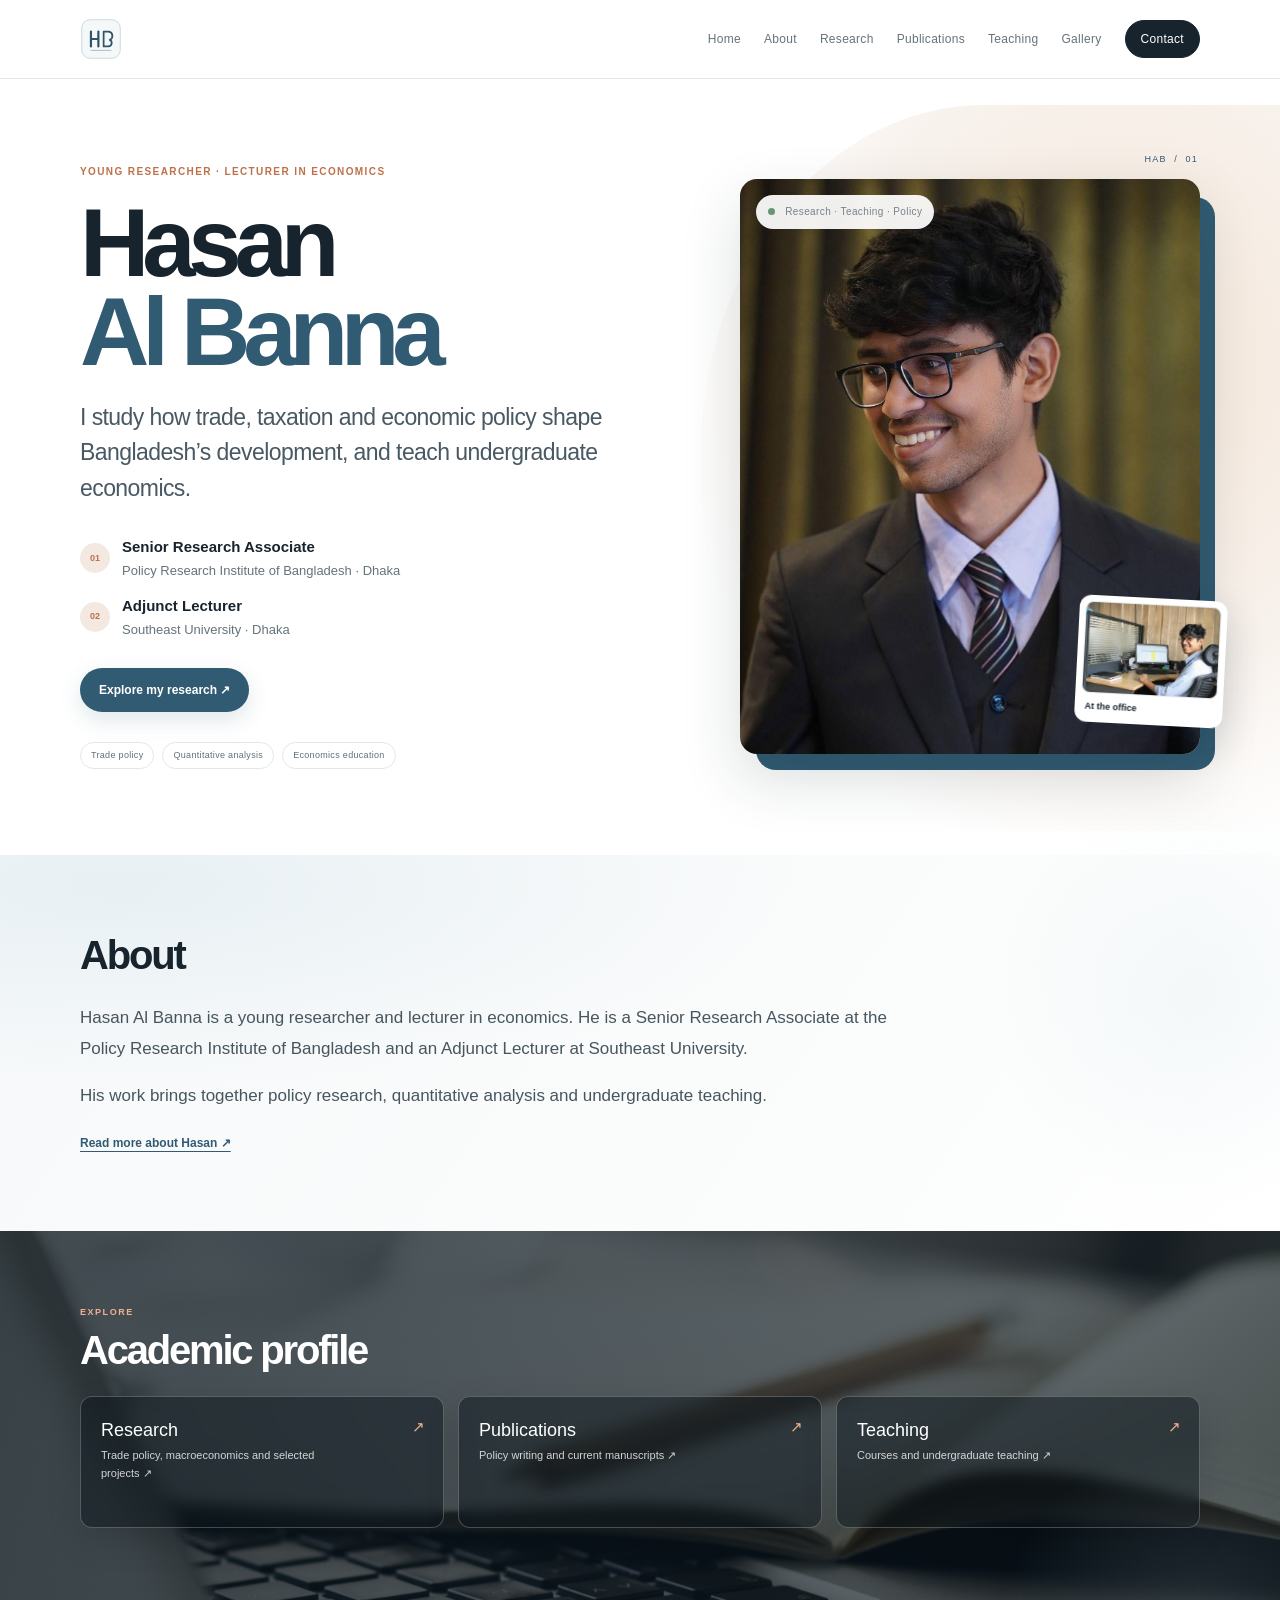
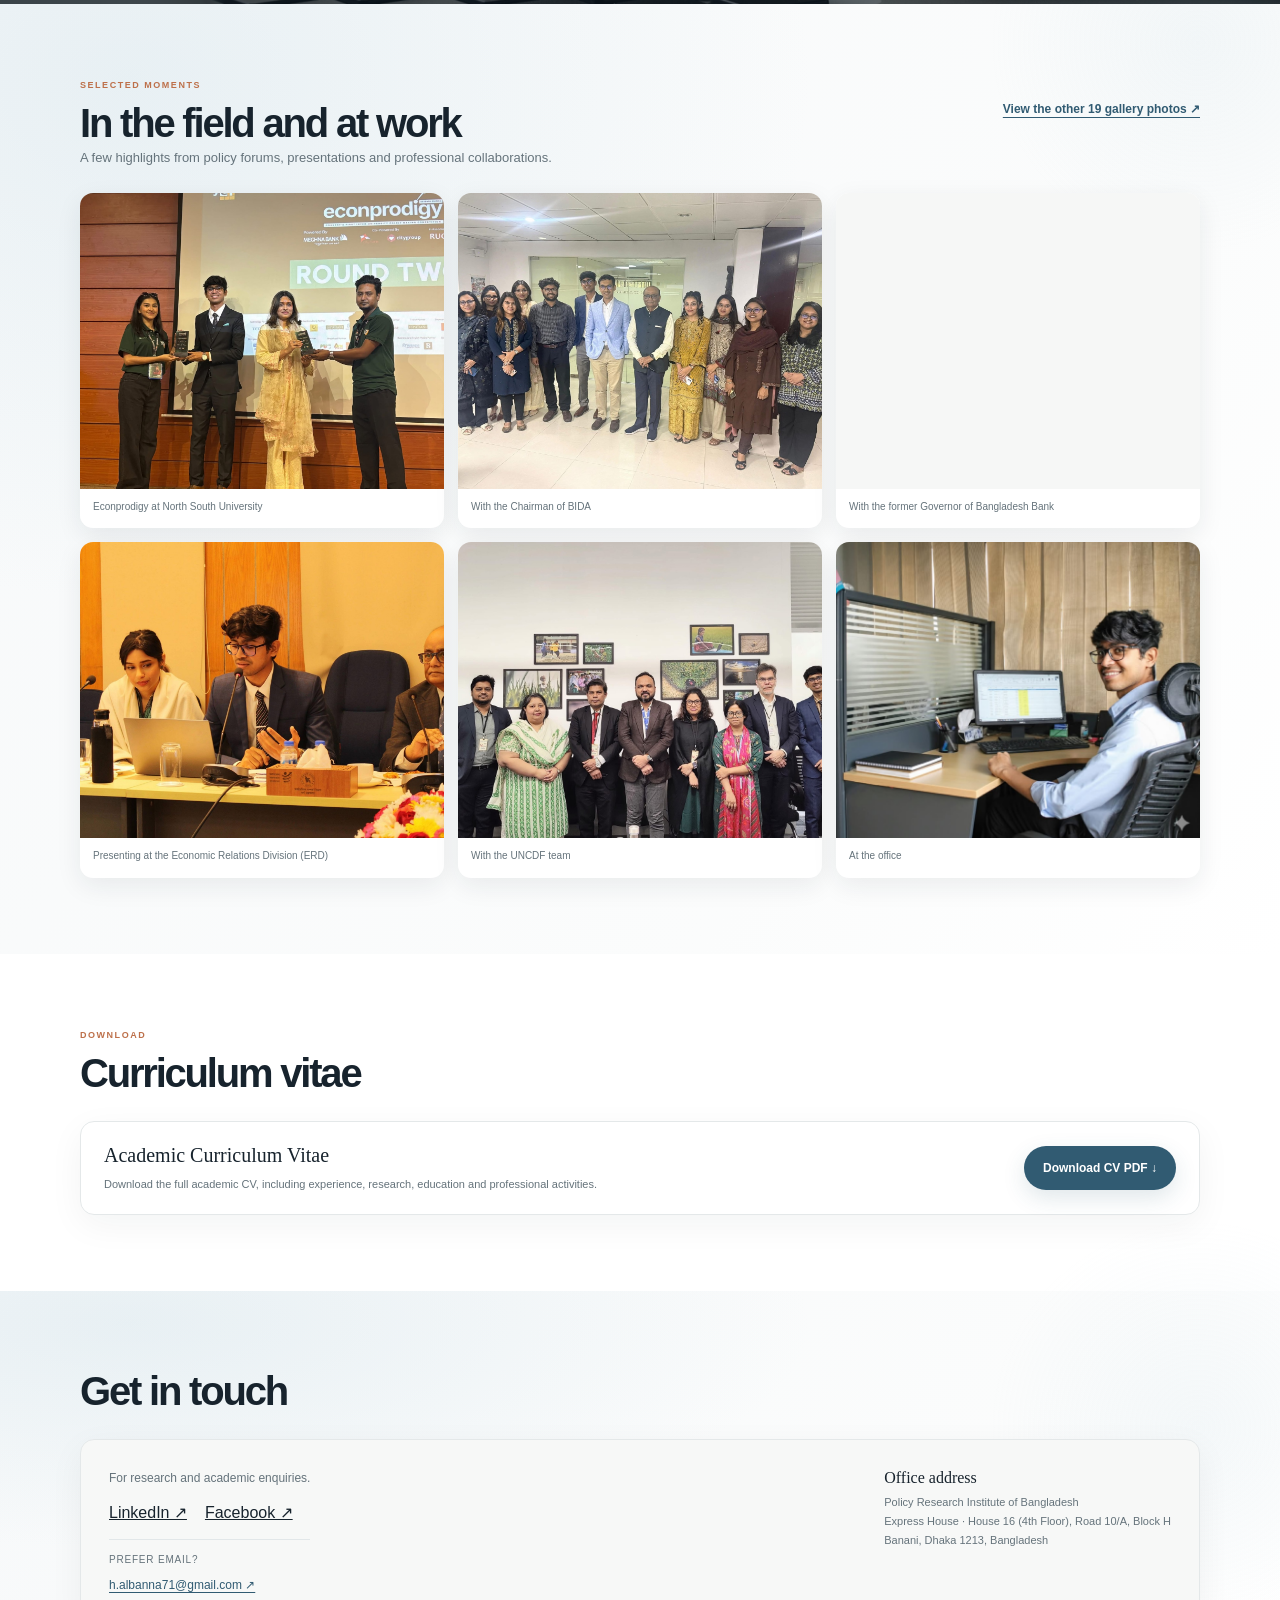
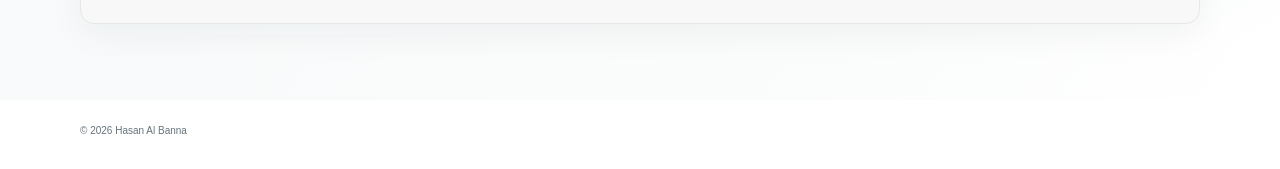
<file: index.html>
<!doctype html>
<html lang="en">
<head>
  <meta charset="utf-8">
  <meta name="viewport" content="width=device-width, initial-scale=1">
  <meta name="theme-color" content="#ffffff">
  <meta name="description" content="Hasan Al Banna is a young researcher and lecturer in economics, a Senior Research Associate at the Policy Research Institute of Bangladesh and an Adjunct Lecturer at Southeast University.">
  <title>Hasan Al Banna | Young Researcher &amp; Lecturer in Economics</title>
  <style>:root{--ink:#172630;--muted:#5d6a72;--blue:#2f5368;--line:#e0e6e9;--soft:#f4f7f8;--serif:Georgia,'Times New Roman',serif;--sans:Arial,Helvetica,sans-serif}
    *{box-sizing:border-box}html{scroll-behavior:smooth;scroll-padding-top:86px}body{margin:0;background:#fff;color:var(--ink);font:16px/1.7 var(--sans)}a{color:inherit}a:focus-visible{outline:3px solid #8eb3c9;outline-offset:4px}.wrap{width:min(1120px,calc(100% - 48px));margin:auto}
    .header{position:sticky;top:0;z-index:5;background:rgba(255,255,255,.97);border-bottom:1px solid var(--line)}.nav{min-height:72px;display:flex;align-items:center;justify-content:space-between;gap:26px}.brand{display:inline-flex;align-items:center;justify-content:center;width:38px;height:38px;border:1px solid #c9d4da;border-radius:3px;font:700 11px/1 var(--sans);letter-spacing:.09em;color:var(--blue);text-decoration:none;white-space:nowrap}.navlinks{display:flex;align-items:center;gap:23px}.navlinks a{font-size:12px;text-decoration:none;color:var(--muted)}.navlinks a:hover{color:var(--blue)}.navlinks .contact{border:1px solid #c9d4da;padding:7px 12px;color:var(--ink)}
    .hero{display:grid;grid-template-columns:1.15fr .75fr;gap:78px;align-items:center;padding:78px 0 68px;border-bottom:1px solid var(--line)}.eyebrow,.section-no{font-size:10px;font-weight:700;letter-spacing:.16em;text-transform:uppercase;color:var(--blue)}h1,h2,h3,p{margin-top:0}h1{font:normal clamp(54px,6.8vw,82px)/1 var(--serif);letter-spacing:-.055em;margin:17px 0 20px}h1 span{display:block;color:var(--blue)}.lead{max-width:590px;color:#46545d;font:normal 21px/1.55 var(--serif)}.role{margin-top:25px;border-top:1px solid var(--line);padding-top:15px;color:var(--muted);font-size:13px}.role strong{display:block;color:var(--ink);font-size:15px;font-weight:600}.actions{display:flex;gap:20px;align-items:center;margin-top:26px}.button{display:inline-block;background:var(--ink);color:#fff;text-decoration:none;padding:10px 15px;font-size:12px}.button.secondary{background:#fff;color:var(--ink);border:1px solid #c9d4da}.plain-link{color:var(--blue);font-size:12px;text-decoration-thickness:1px;text-underline-offset:4px}.portrait{margin:0}.portrait img{display:block;width:100%;aspect-ratio:1/1;object-fit:cover;object-position:center 27%;background:var(--soft);border:1px solid var(--line);border-radius:50%}.portrait figcaption{padding-top:8px;color:#77838a;font-size:10px}
    .section{padding:68px 0;border-bottom:1px solid var(--line)}.section-layout{display:grid;grid-template-columns:190px 1fr;gap:70px}.section-title{font:normal 29px/1.2 var(--serif);letter-spacing:-.03em}.section-no{display:block;margin-bottom:8px}.copy{max-width:790px}.copy p{font:normal 18px/1.7 var(--serif);color:#394851}.copy p.small{font:12px/1.8 var(--sans);color:var(--muted)}.subhead{font:normal 21px/1.3 var(--serif);margin:25px 0 12px}.timeline{border-top:1px solid var(--line);margin-top:20px}.timeline-row{display:grid;grid-template-columns:1fr 140px;gap:20px;padding:15px 0;border-bottom:1px solid var(--line)}.timeline-row strong{display:block;font:normal 17px/1.35 var(--serif)}.timeline-row small{display:block;color:var(--muted);font-size:11px;margin-top:4px}.date{text-align:right;color:var(--muted);font-size:10px;letter-spacing:.04em;padding-top:2px}.research-list{margin:10px 0 0;border-top:1px solid var(--line)}.research-row{display:grid;grid-template-columns:210px 1fr;gap:25px;padding:16px 0;border-bottom:1px solid var(--line)}.research-row h3{font:normal 19px/1.35 var(--serif);margin:0}.research-row p{font:12px/1.65 var(--sans);color:var(--muted);margin:0}
    .project-list{display:grid;grid-template-columns:1fr 1fr;gap:0 30px;border-top:1px solid var(--line)}.project{padding:17px 0;border-bottom:1px solid var(--line)}.project h3{font:normal 17px/1.35 var(--serif);margin:0 0 5px}.project p{font:11px/1.65 var(--sans);color:var(--muted);margin:0}.publication{padding:19px 0;border-top:1px solid var(--line);display:grid;grid-template-columns:1fr 125px;gap:22px;align-items:start}.publication:last-of-type{border-bottom:1px solid var(--line)}.publication h3{font:normal 20px/1.35 var(--serif);margin:0 0 5px}.publication p{font-size:11px;color:var(--muted);margin:0 0 6px}.pub-meta{text-align:right;text-transform:uppercase;letter-spacing:.08em;font-size:9px!important}.publication a{font-size:11px;color:var(--blue);text-underline-offset:3px}.status{font-size:9px;text-transform:uppercase;letter-spacing:.1em;color:var(--blue);font-weight:bold}.callout{padding:16px 19px;margin-top:21px;background:var(--soft);border-left:2px solid #9db7c7;color:#4c5a62;font-size:12px}
    .teaching-note{padding:17px 20px;background:var(--soft);border-left:2px solid #9db7c7;font:normal 17px/1.5 var(--serif);color:#354650}.teaching-highlight{margin-top:17px;padding:11px 14px;border-left:2px solid #9db7c7;background:var(--soft);color:#46545d;font-size:12px;line-height:1.55}.teaching-highlight strong{color:var(--ink)}.gallery-intro{max-width:650px}.gallery-grid{display:grid;grid-template-columns:repeat(4,minmax(0,1fr));gap:14px;margin-top:24px}.gallery-card{margin:0;overflow:hidden;background:#fff;border:1px solid var(--line)}.gallery-card a{display:block;overflow:hidden;background:var(--soft)}.gallery-card img{display:block;width:100%;aspect-ratio:4/3;object-fit:cover;transition:transform .35s ease}.gallery-card a:hover img{transform:scale(1.035)}.gallery-card figcaption{padding:9px 11px 11px;color:var(--muted);font-size:10px;line-height:1.45}.gallery-card:nth-child(5n+2) img,.gallery-card:nth-child(5n+4) img{aspect-ratio:1/1}.gallery-card:nth-child(8n+1),.gallery-card:nth-child(8n+6){grid-column:span 2}.gallery-card:nth-child(8n+1) img,.gallery-card:nth-child(8n+6) img{aspect-ratio:2/1}.cv-box{border:1px solid var(--line);padding:21px 23px;display:flex;justify-content:space-between;gap:20px;align-items:center}.cv-box strong{font:normal 20px var(--serif)}.cv-box p{font-size:11px;color:var(--muted);margin:5px 0 0}.contact-box{padding:25px;background:var(--soft);display:flex;justify-content:space-between;align-items:center;gap:25px}.contact-box h3{font:normal 25px var(--serif);margin:0 0 5px}.contact-box p{font-size:12px;color:var(--muted);margin:0}.contact-links{display:flex;flex-direction:column;gap:5px}.contact-links a{font-size:12px;color:var(--blue);text-underline-offset:3px}.footer{padding:22px 0 30px;display:flex;justify-content:space-between;gap:20px;color:var(--muted);font-size:10px}.footer a{color:var(--blue)}
    .gallery-heading{display:flex;justify-content:space-between;align-items:end;gap:24px}.gallery-more{white-space:nowrap;margin-bottom:8px}.featured-gallery{grid-template-columns:repeat(3,minmax(0,1fr))}.featured-gallery .gallery-card img{aspect-ratio:4/3}.featured-gallery .gallery-card:nth-child(8n+1),.featured-gallery .gallery-card:nth-child(8n+6){grid-column:auto}.feature-links{display:grid;grid-template-columns:repeat(3,minmax(0,1fr));gap:12px;margin-top:20px}.feature-link{padding:16px;border:1px solid var(--line);text-decoration:none}.feature-link strong{display:block;font:normal 18px/1.3 var(--serif);margin-bottom:5px}.feature-link span{display:block;color:var(--muted);font-size:11px}.social-links{display:flex;gap:18px;margin-top:10px}.gallery-page .gallery-grid{margin-top:25px}.gallery-page .gallery-card:nth-child(8n+1),.gallery-page .gallery-card:nth-child(8n+6){grid-column:span 2}.gallery-page .gallery-lead{max-width:660px}
    @media(max-width:820px){.nav{align-items:flex-start;flex-direction:column;padding:15px 0;gap:11px}.navlinks{max-width:100%;overflow:auto;gap:18px;padding-bottom:4px}.navlinks a{white-space:nowrap}.hero{grid-template-columns:1fr .78fr;gap:35px;padding:55px 0}.section-layout{grid-template-columns:150px 1fr;gap:38px}.research-row{grid-template-columns:165px 1fr}.gallery-grid{grid-template-columns:repeat(3,minmax(0,1fr))}}
    @media(max-width:600px){.wrap{width:calc(100% - 36px)}.hero{grid-template-columns:1fr;gap:24px;padding:42px 0}.hero .portrait{grid-row:1;max-width:360px}.portrait img{aspect-ratio:1/1;object-position:center 26%}.hero-copy{grid-row:2}h1{font-size:56px}.lead{font-size:19px}.section{padding:51px 0}.section-layout{grid-template-columns:1fr;gap:14px}.section-title{font-size:25px}.copy p{font-size:17px}.research-row{grid-template-columns:1fr;gap:4px}.project-list{grid-template-columns:1fr}.publication{grid-template-columns:1fr;gap:5px}.pub-meta{text-align:left;grid-row:1}.timeline-row{grid-template-columns:1fr 105px;gap:12px}.gallery-grid{grid-template-columns:repeat(2,minmax(0,1fr));gap:9px}.feature-links{grid-template-columns:1fr 1fr}.featured-gallery{grid-template-columns:repeat(2,minmax(0,1fr))}.gallery-card:nth-child(8n+1),.gallery-card:nth-child(8n+6){grid-column:span 2}.gallery-card:nth-child(8n+1) img,.gallery-card:nth-child(8n+6) img{aspect-ratio:1.5/1}.gallery-card figcaption{padding:8px;font-size:9px}.cv-box,.contact-box{align-items:flex-start;flex-direction:column;padding:19px}.contact-links{gap:7px}.footer{flex-direction:column;gap:5px}}
    @media(prefers-reduced-motion:reduce){html{scroll-behavior:auto}}
    .section-title{margin:0}
    .navlinks a[aria-current="page"]{color:var(--ink);position:relative}
    .navlinks a[aria-current="page"]::after{content:"";position:absolute;left:0;right:0;bottom:-8px;height:1px;background:var(--blue)}
    .feature-link,.gallery-card,.button{transition:transform .24s ease,box-shadow .24s ease,border-color .24s ease}
    .feature-link:hover{transform:translateY(-3px);border-color:#b7c8d2;box-shadow:0 12px 28px rgba(23,38,48,.07)}
    .gallery-card{border-radius:8px;box-shadow:0 5px 16px rgba(23,38,48,.045)}
    .gallery-card:hover{transform:translateY(-3px);box-shadow:0 12px 28px rgba(23,38,48,.11)}
    .button:hover{transform:translateY(-2px);box-shadow:0 7px 16px rgba(23,38,48,.14)}
    .reveal{opacity:0;transform:translateY(14px);transition:opacity .6s ease,transform .6s cubic-bezier(.2,.7,.2,1)}
    .reveal.is-visible{opacity:1;transform:translateY(0)}
    .photo-viewer{width:min(980px,calc(100vw - 28px));max-width:none;max-height:calc(100vh - 28px);padding:0;border:0;border-radius:12px;background:#fff;color:var(--ink);box-shadow:0 24px 80px rgba(0,0,0,.3);overflow:hidden}
    .photo-viewer::backdrop{background:rgba(14,25,33,.78);backdrop-filter:blur(4px)}
    .viewer-top{display:flex;justify-content:space-between;align-items:center;padding:11px 16px;border-bottom:1px solid var(--line);font-size:11px;color:var(--muted)}
    .viewer-button{border:1px solid #d7e0e4;background:#fff;color:var(--ink);border-radius:999px;min-width:38px;min-height:38px;font:inherit;cursor:pointer}
    .viewer-button:hover{background:var(--soft)}
    .viewer-close{padding:0 14px}
    .viewer-stage{position:relative;display:flex;align-items:center;justify-content:center;background:#111a20}
    .viewer-stage img{display:block;width:100%;height:min(72vh,720px);object-fit:contain}
    .viewer-arrow{position:absolute;top:50%;transform:translateY(-50%);background:rgba(255,255,255,.94);font-size:20px}
    .viewer-prev{left:14px}.viewer-next{right:14px}
    .viewer-caption{padding:12px 16px;margin:0;color:var(--muted);font-size:12px}
    @media(prefers-reduced-motion:reduce){.feature-link,.gallery-card,.button,.reveal{transition:none}.reveal{opacity:1;transform:none}}

    .experience-list{border-top:1px solid var(--line);margin-top:20px}.experience-group{border-top:1px solid var(--line);padding:0 0 4px}.experience-heading{display:flex;justify-content:space-between;align-items:baseline;gap:18px;padding:12px 0 4px}.experience-heading strong{font:normal 17px/1.35 var(--serif)}.experience-heading span{font-size:10px;letter-spacing:.04em;text-align:right;color:var(--muted)}.experience-group .timeline-row{padding:12px 0}.office-address{font-style:normal;display:flex;flex-direction:column;gap:2px;color:var(--muted);font-size:11px;line-height:1.55;max-width:300px}.office-address strong{font:normal 16px/1.3 var(--serif);color:var(--ink);margin-bottom:3px}.contact-box{align-items:flex-start}</style><link rel="stylesheet" href="assets/section-flow.css?v=desktop-role-side-glow-v2">
</head>
<body class="home-page"><header class="header"><nav class="nav wrap" aria-label="Main navigation"><a class="brand" href="index.html#home" aria-label="Hasan Al Banna home"><img class="brand-logo" src="assets/hab-logo.svg" alt=""></a><div class="navlinks"><a href="index.html#home">Home</a><a href="about.html">About</a><a href="research.html">Research</a><a href="publications.html">Publications</a><a href="teaching.html">Teaching</a><a href="gallery.html">Gallery</a><a href="cv.html">CV</a><a class="contact" href="index.html#contact">Contact</a></div></nav></header><main><section class="hero wrap" id="home"><div class="hero-copy"><div class="hero-title"><div class="eyebrow">Young researcher · Lecturer in economics</div><h1>Hasan <span>Al Banna</span></h1></div><div class="hero-details"><p class="lead">I study how trade, taxation and economic policy shape Bangladesh’s development, and teach undergraduate economics.</p><div class="role"><div class="role-item"><span class="role-mark">01</span><div><strong>Senior Research Associate</strong><a href="https://pribd.org/" target="_blank" rel="noopener">Policy Research Institute of Bangladesh · Dhaka</a></div></div><div class="role-item"><span class="role-mark">02</span><div><strong>Adjunct Lecturer</strong><span>Southeast University · Dhaka</span></div></div></div><div class="actions"><a class="button" href="research.html">Explore my research <span aria-hidden="true">↗</span></a></div><div class="hero-topics"><span>Trade policy</span><span>Quantitative analysis</span><span>Economics education</span></div></div></div><figure class="portrait hero-portrait"><img src="assets/hasan-al-banna-profile-v2.jpg" alt="Hasan Al Banna at a policy discussion"><figcaption class="portrait-label"><span class="portrait-dot"></span> Research · Teaching · Policy</figcaption><div class="office-card"><img src="assets/gallery/IMG_1976.jpg" alt="Hasan Al Banna at his office desk"><span>At the office</span></div><span class="portrait-index" aria-hidden="true">HAB&nbsp; / &nbsp;01</span></figure></section>
<section class="section" id="about"><div class="wrap section-layout"><h2 class="section-title">About</h2><div class="copy"><p>Hasan Al Banna is a young researcher and lecturer in economics. He is a Senior Research Associate at the Policy Research Institute of Bangladesh and an Adjunct Lecturer at Southeast University.</p><p>His work brings together policy research, quantitative analysis and undergraduate teaching.</p><a class="plain-link" href="about.html">Read more about Hasan ↗</a></div></div></section>
<section class="section profile-showcase"><div class="wrap"><h2 class="section-title"><span class="section-no">Explore</span>Academic profile</h2><div class="feature-links"><a class="feature-link" href="research.html"><strong>Research</strong><span>Trade policy, macroeconomics and selected projects ↗</span></a><a class="feature-link" href="publications.html"><strong>Publications</strong><span>Policy writing and current manuscripts ↗</span></a><a class="feature-link" href="teaching.html"><strong>Teaching</strong><span>Courses and undergraduate teaching ↗</span></a></div></div></section>
<section class="section" id="gallery"><div class="wrap"><div class="gallery-heading"><h2 class="section-title"><span class="section-no">Selected moments</span>In the field and at work</h2><a class="plain-link gallery-more" href="gallery.html">View the other 19 gallery photos ↗</a></div><p class="gallery-intro">A few highlights from policy forums, presentations and professional collaborations.</p><div class="gallery-grid featured-gallery"><figure class="gallery-card"><a href="assets/gallery/IMG_1970.jpg" target="_blank" rel="noopener"><img src="assets/gallery/IMG_1970.jpg" alt="Hasan Al Banna at Econprodigy at North South University" loading="lazy" decoding="async"></a><figcaption>Econprodigy at North South University</figcaption></figure>
<figure class="gallery-card"><a href="assets/gallery/IMG_1967.jpg" target="_blank" rel="noopener"><img src="assets/gallery/IMG_1967.jpg" alt="Hasan Al Banna with the Chairman of BIDA" loading="lazy" decoding="async"></a><figcaption>With the Chairman of BIDA</figcaption></figure>
<figure class="gallery-card"><a href="assets/gallery/IMG_1981.jpg" target="_blank" rel="noopener"><img src="assets/gallery/IMG_1981.jpg" alt="Hasan Al Banna with the former Governor of Bangladesh Bank" loading="lazy" decoding="async"></a><figcaption>With the former Governor of Bangladesh Bank</figcaption></figure>
<figure class="gallery-card"><a href="assets/gallery/IMG_1968.jpg" target="_blank" rel="noopener"><img src="assets/gallery/IMG_1968.jpg" alt="Hasan Al Banna presenting at the Economic Relations Division" loading="lazy" decoding="async"></a><figcaption>Presenting at the Economic Relations Division (ERD)</figcaption></figure>
<figure class="gallery-card"><a href="assets/gallery/IMG_1982.jpg" target="_blank" rel="noopener"><img src="assets/gallery/IMG_1982.jpg" alt="Hasan Al Banna with the UNCDF team" loading="lazy" decoding="async"></a><figcaption>With the UNCDF team</figcaption></figure><figure class="gallery-card"><a href="assets/gallery/IMG_1976.jpg" target="_blank" rel="noopener"><img src="assets/gallery/IMG_1976.jpg" alt="Hasan Al Banna at his office desk" loading="lazy" decoding="async"></a><figcaption>At the office</figcaption></figure></div></div></section>
<section class="section" id="cv"><div class="wrap section-layout"><h2 class="section-title"><span class="section-no">Download</span>Curriculum vitae</h2><div class="cv-box"><div><strong>Academic Curriculum Vitae</strong><p>Download the full academic CV, including experience, research, education and professional activities.</p></div><a class="button" href="assets/Hasan_Al_Banna_CV.pdf" target="_blank" rel="noopener">Download CV PDF ↓</a></div></div></section>
<section class="section" id="contact"><div class="wrap section-layout"><h2 class="section-title">Get in touch</h2><div class="contact-box"><div><p>For research and academic enquiries.</p><div class="social-links"><a href="https://www.linkedin.com/in/albanna71" target="_blank" rel="noopener">LinkedIn ↗</a><a href="https://www.facebook.com/albanna71" target="_blank" rel="noopener">Facebook ↗</a></div><div class="email-contact"><span>Prefer email?</span><a href="mailto:h.albanna71@gmail.com">h.albanna71@gmail.com ↗</a></div></div><address class="office-address"><strong>Office address</strong><span>Policy Research Institute of Bangladesh</span><span>Express House · House 16 (4th Floor), Road 10/A, Block H</span><span>Banani, Dhaka 1213, Bangladesh</span></address></div></div></section></main><footer class="wrap footer"><span>© 2026 Hasan Al Banna</span></footer><dialog class="photo-viewer" id="photo-viewer" aria-label="Photo viewer"><div class="viewer-top"><span class="viewer-count" aria-live="polite">Photo</span><button class="viewer-button viewer-close" type="button" data-viewer-close aria-label="Close photo viewer">Close ×</button></div><div class="viewer-stage"><button class="viewer-button viewer-arrow viewer-prev" type="button" data-viewer-prev aria-label="Previous photo">‹</button><img alt=""><button class="viewer-button viewer-arrow viewer-next" type="button" data-viewer-next aria-label="Next photo">›</button></div><p class="viewer-caption"></p></dialog><script>
(()=>{const dialog=document.getElementById("photo-viewer");if(!dialog)return;const links=[...document.querySelectorAll(".gallery-card a")];if(!links.length)return;const image=dialog.querySelector("img"),caption=dialog.querySelector(".viewer-caption"),count=dialog.querySelector(".viewer-count");let current=0;function show(i){current=(i+links.length)%links.length;const link=links[current],thumb=link.querySelector("img");image.src=link.href;image.alt=thumb?.alt||"";caption.textContent=link.closest("figure")?.querySelector("figcaption")?.textContent||image.alt;count.textContent=(current+1)+" / "+links.length;if(!dialog.open)dialog.showModal()}links.forEach((link,i)=>link.addEventListener("click",event=>{event.preventDefault();show(i)}));dialog.querySelector("[data-viewer-close]").addEventListener("click",()=>dialog.close());dialog.querySelector("[data-viewer-prev]").addEventListener("click",()=>show(current-1));dialog.querySelector("[data-viewer-next]").addEventListener("click",()=>show(current+1));dialog.addEventListener("click",event=>{if(event.target===dialog)dialog.close()});document.addEventListener("keydown",event=>{if(!dialog.open)return;if(event.key==="ArrowRight")show(current+1);if(event.key==="ArrowLeft")show(current-1)});if(!matchMedia("(prefers-reduced-motion: reduce)").matches&&"IntersectionObserver"in window){const items=[...document.querySelectorAll("main .section,main .feature-link,main .gallery-card")];items.forEach(item=>item.classList.add("reveal"));const observer=new IntersectionObserver(entries=>entries.forEach(entry=>{if(entry.isIntersecting){entry.target.classList.add("is-visible");observer.unobserve(entry.target)}}),{threshold:.08,rootMargin:"0px 0px -24px 0px"});items.forEach(item=>observer.observe(item))}})();
</script><script src="assets/section-flow.js" defer></script></body></html>
</file>
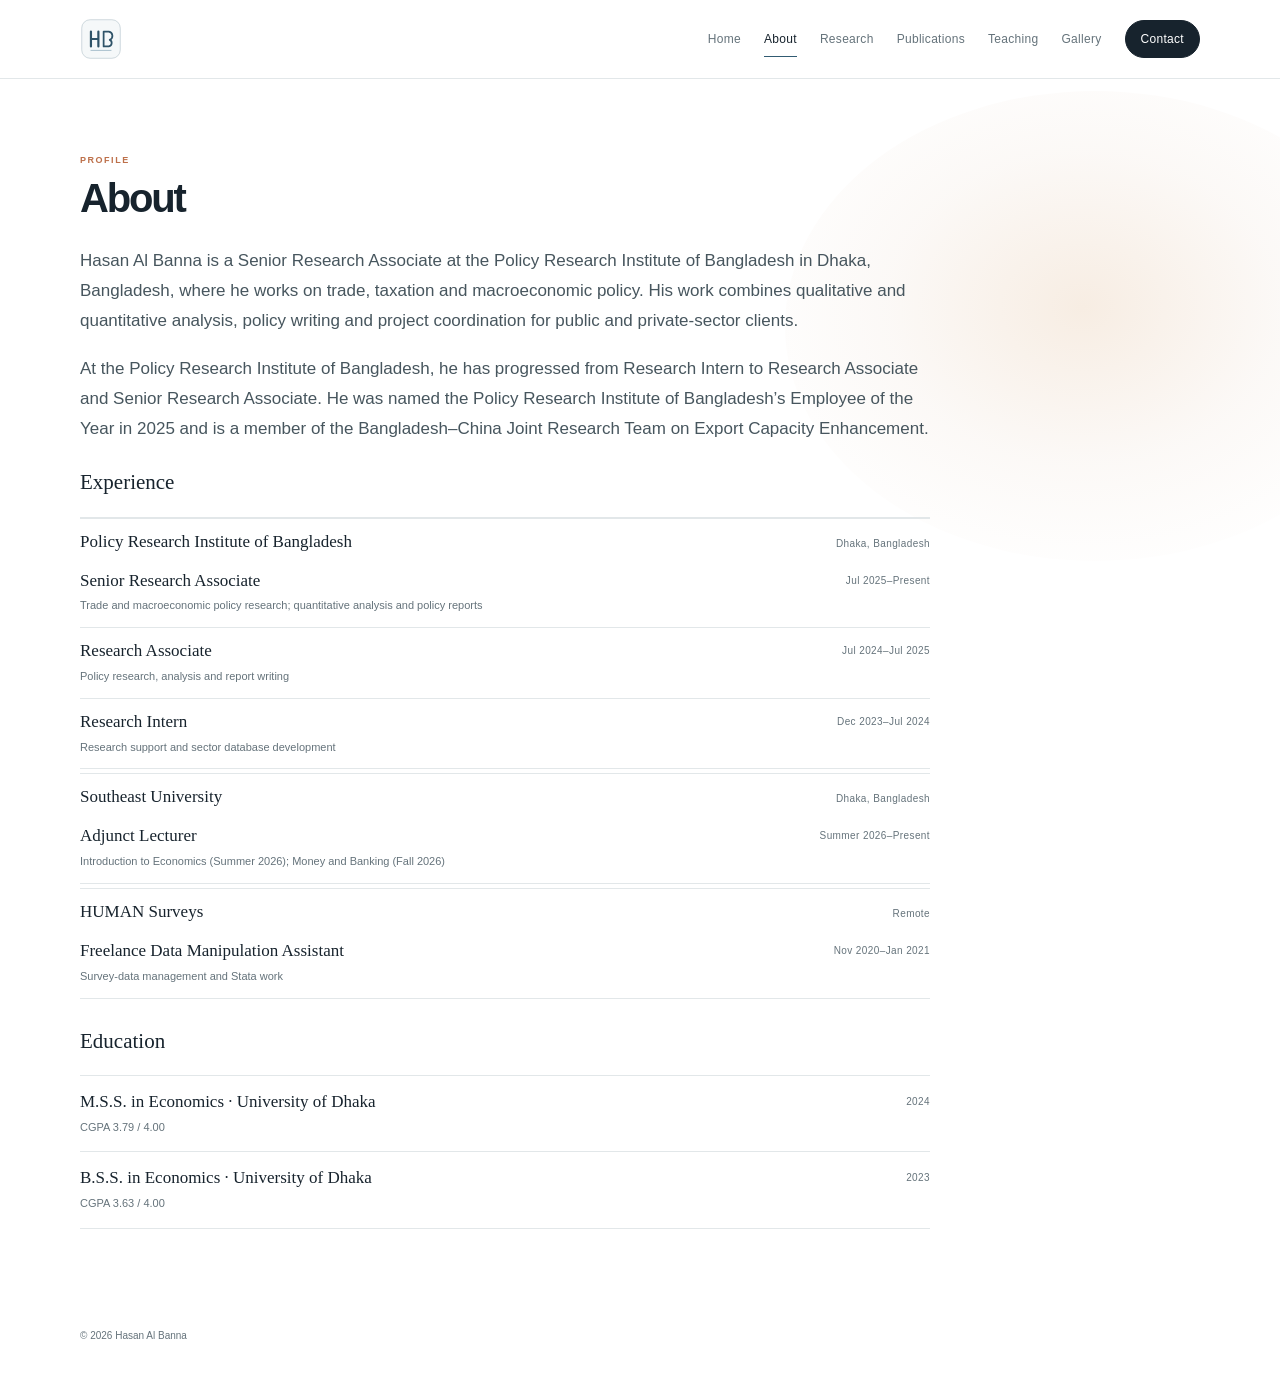
<file: about.html>
<!doctype html>
<html lang="en">
<head>
  <meta charset="utf-8">
  <meta name="viewport" content="width=device-width, initial-scale=1">
  <meta name="theme-color" content="#ffffff">
  <meta name="description" content="Learn about Hasan Al Banna’s research and teaching experience, education and professional profile.">
  <title>About | Hasan Al Banna</title>
  <style>:root{--ink:#172630;--muted:#5d6a72;--blue:#2f5368;--line:#e0e6e9;--soft:#f4f7f8;--serif:Georgia,'Times New Roman',serif;--sans:Arial,Helvetica,sans-serif}
    *{box-sizing:border-box}html{scroll-behavior:smooth;scroll-padding-top:86px}body{margin:0;background:#fff;color:var(--ink);font:16px/1.7 var(--sans)}a{color:inherit}a:focus-visible{outline:3px solid #8eb3c9;outline-offset:4px}.wrap{width:min(1120px,calc(100% - 48px));margin:auto}
    .header{position:sticky;top:0;z-index:5;background:rgba(255,255,255,.97);border-bottom:1px solid var(--line)}.nav{min-height:72px;display:flex;align-items:center;justify-content:space-between;gap:26px}.brand{display:inline-flex;align-items:center;justify-content:center;width:38px;height:38px;border:1px solid #c9d4da;border-radius:3px;font:700 11px/1 var(--sans);letter-spacing:.09em;color:var(--blue);text-decoration:none;white-space:nowrap}.navlinks{display:flex;align-items:center;gap:23px}.navlinks a{font-size:12px;text-decoration:none;color:var(--muted)}.navlinks a:hover{color:var(--blue)}.navlinks .contact{border:1px solid #c9d4da;padding:7px 12px;color:var(--ink)}
    .hero{display:grid;grid-template-columns:1.15fr .75fr;gap:78px;align-items:center;padding:78px 0 68px;border-bottom:1px solid var(--line)}.eyebrow,.section-no{font-size:10px;font-weight:700;letter-spacing:.16em;text-transform:uppercase;color:var(--blue)}h1,h2,h3,p{margin-top:0}h1{font:normal clamp(54px,6.8vw,82px)/1 var(--serif);letter-spacing:-.055em;margin:17px 0 20px}h1 span{display:block;color:var(--blue)}.lead{max-width:590px;color:#46545d;font:normal 21px/1.55 var(--serif)}.role{margin-top:25px;border-top:1px solid var(--line);padding-top:15px;color:var(--muted);font-size:13px}.role strong{display:block;color:var(--ink);font-size:15px;font-weight:600}.actions{display:flex;gap:20px;align-items:center;margin-top:26px}.button{display:inline-block;background:var(--ink);color:#fff;text-decoration:none;padding:10px 15px;font-size:12px}.plain-link{color:var(--blue);font-size:12px;text-decoration-thickness:1px;text-underline-offset:4px}.portrait{margin:0}.portrait img{display:block;width:100%;aspect-ratio:1/1;object-fit:cover;object-position:center 27%;background:var(--soft);border:1px solid var(--line);border-radius:50%}.portrait figcaption{padding-top:8px;color:#77838a;font-size:10px}
    .section{padding:68px 0;border-bottom:1px solid var(--line)}.section-layout{display:grid;grid-template-columns:190px 1fr;gap:70px}.section-title{font:normal 29px/1.2 var(--serif);letter-spacing:-.03em}.section-no{display:block;margin-bottom:8px}.copy{max-width:790px}.copy p{font:normal 18px/1.7 var(--serif);color:#394851}.copy p.small{font:12px/1.8 var(--sans);color:var(--muted)}.subhead{font:normal 21px/1.3 var(--serif);margin:25px 0 12px}.timeline{border-top:1px solid var(--line);margin-top:20px}.timeline-row{display:grid;grid-template-columns:1fr 140px;gap:20px;padding:15px 0;border-bottom:1px solid var(--line)}.timeline-row strong{display:block;font:normal 17px/1.35 var(--serif)}.timeline-row small{display:block;color:var(--muted);font-size:11px;margin-top:4px}.date{text-align:right;color:var(--muted);font-size:10px;letter-spacing:.04em;padding-top:2px}.research-list{margin:10px 0 0;border-top:1px solid var(--line)}.research-row{display:grid;grid-template-columns:210px 1fr;gap:25px;padding:16px 0;border-bottom:1px solid var(--line)}.research-row h3{font:normal 19px/1.35 var(--serif);margin:0}.research-row p{font:12px/1.65 var(--sans);color:var(--muted);margin:0}
    .project-list{display:grid;grid-template-columns:1fr 1fr;gap:0 30px;border-top:1px solid var(--line)}.project{padding:17px 0;border-bottom:1px solid var(--line)}.project h3{font:normal 17px/1.35 var(--serif);margin:0 0 5px}.project p{font:11px/1.65 var(--sans);color:var(--muted);margin:0}.publication{padding:19px 0;border-top:1px solid var(--line);display:grid;grid-template-columns:1fr 125px;gap:22px;align-items:start}.publication:last-of-type{border-bottom:1px solid var(--line)}.publication h3{font:normal 20px/1.35 var(--serif);margin:0 0 5px}.publication p{font-size:11px;color:var(--muted);margin:0 0 6px}.pub-meta{text-align:right;text-transform:uppercase;letter-spacing:.08em;font-size:9px!important}.publication a{font-size:11px;color:var(--blue);text-underline-offset:3px}.status{font-size:9px;text-transform:uppercase;letter-spacing:.1em;color:var(--blue);font-weight:bold}.callout{padding:16px 19px;margin-top:21px;background:var(--soft);border-left:2px solid #9db7c7;color:#4c5a62;font-size:12px}
    .teaching-note{padding:17px 20px;background:var(--soft);border-left:2px solid #9db7c7;font:normal 17px/1.5 var(--serif);color:#354650}.teaching-highlight{margin-top:17px;padding:11px 14px;border-left:2px solid #9db7c7;background:var(--soft);color:#46545d;font-size:12px;line-height:1.55}.teaching-highlight strong{color:var(--ink)}.gallery-intro{max-width:650px}.gallery-grid{display:grid;grid-template-columns:repeat(4,minmax(0,1fr));gap:14px;margin-top:24px}.gallery-card{margin:0;overflow:hidden;background:#fff;border:1px solid var(--line)}.gallery-card a{display:block;overflow:hidden;background:var(--soft)}.gallery-card img{display:block;width:100%;aspect-ratio:4/3;object-fit:cover;transition:transform .35s ease}.gallery-card a:hover img{transform:scale(1.035)}.gallery-card figcaption{padding:9px 11px 11px;color:var(--muted);font-size:10px;line-height:1.45}.gallery-card:nth-child(5n+2) img,.gallery-card:nth-child(5n+4) img{aspect-ratio:1/1}.gallery-card:nth-child(8n+1),.gallery-card:nth-child(8n+6){grid-column:span 2}.gallery-card:nth-child(8n+1) img,.gallery-card:nth-child(8n+6) img{aspect-ratio:2/1}.cv-box{border:1px solid var(--line);padding:21px 23px;display:flex;justify-content:space-between;gap:20px;align-items:center}.cv-box strong{font:normal 20px var(--serif)}.cv-box p{font-size:11px;color:var(--muted);margin:5px 0 0}.contact-box{padding:25px;background:var(--soft);display:flex;justify-content:space-between;align-items:center;gap:25px}.contact-box h3{font:normal 25px var(--serif);margin:0 0 5px}.contact-box p{font-size:12px;color:var(--muted);margin:0}.contact-links{display:flex;flex-direction:column;gap:5px}.contact-links a{font-size:12px;color:var(--blue);text-underline-offset:3px}.footer{padding:22px 0 30px;display:flex;justify-content:space-between;gap:20px;color:var(--muted);font-size:10px}.footer a{color:var(--blue)}
    .gallery-heading{display:flex;justify-content:space-between;align-items:end;gap:24px}.gallery-more{white-space:nowrap;margin-bottom:8px}.featured-gallery{grid-template-columns:repeat(3,minmax(0,1fr))}.featured-gallery .gallery-card img{aspect-ratio:4/3}.featured-gallery .gallery-card:nth-child(8n+1),.featured-gallery .gallery-card:nth-child(8n+6){grid-column:auto}.feature-links{display:grid;grid-template-columns:repeat(3,minmax(0,1fr));gap:12px;margin-top:20px}.feature-link{padding:16px;border:1px solid var(--line);text-decoration:none}.feature-link strong{display:block;font:normal 18px/1.3 var(--serif);margin-bottom:5px}.feature-link span{display:block;color:var(--muted);font-size:11px}.social-links{display:flex;gap:18px;margin-top:10px}.gallery-page .gallery-grid{margin-top:25px}.gallery-page .gallery-card:nth-child(8n+1),.gallery-page .gallery-card:nth-child(8n+6){grid-column:span 2}.gallery-page .gallery-lead{max-width:660px}
    @media(max-width:820px){.nav{align-items:flex-start;flex-direction:column;padding:15px 0;gap:11px}.navlinks{max-width:100%;overflow:auto;gap:18px;padding-bottom:4px}.navlinks a{white-space:nowrap}.hero{grid-template-columns:1fr .78fr;gap:35px;padding:55px 0}.section-layout{grid-template-columns:150px 1fr;gap:38px}.research-row{grid-template-columns:165px 1fr}.gallery-grid{grid-template-columns:repeat(3,minmax(0,1fr))}}
    @media(max-width:600px){.wrap{width:calc(100% - 36px)}.hero{grid-template-columns:1fr;gap:24px;padding:42px 0}.hero .portrait{grid-row:1;max-width:360px}.portrait img{aspect-ratio:1/1;object-position:center 26%}.hero-copy{grid-row:2}h1{font-size:56px}.lead{font-size:19px}.section{padding:51px 0}.section-layout{grid-template-columns:1fr;gap:14px}.section-title{font-size:25px}.copy p{font-size:17px}.research-row{grid-template-columns:1fr;gap:4px}.project-list{grid-template-columns:1fr}.publication{grid-template-columns:1fr;gap:5px}.pub-meta{text-align:left;grid-row:1}.timeline-row{grid-template-columns:1fr 105px;gap:12px}.gallery-grid{grid-template-columns:repeat(2,minmax(0,1fr));gap:9px}.feature-links{grid-template-columns:1fr 1fr}.featured-gallery{grid-template-columns:repeat(2,minmax(0,1fr))}.gallery-card:nth-child(8n+1),.gallery-card:nth-child(8n+6){grid-column:span 2}.gallery-card:nth-child(8n+1) img,.gallery-card:nth-child(8n+6) img{aspect-ratio:1.5/1}.gallery-card figcaption{padding:8px;font-size:9px}.cv-box,.contact-box{align-items:flex-start;flex-direction:column;padding:19px}.contact-links{gap:7px}.footer{flex-direction:column;gap:5px}}
    @media(prefers-reduced-motion:reduce){html{scroll-behavior:auto}}
    .section-title{margin:0}
    .navlinks a[aria-current="page"]{color:var(--ink);position:relative}
    .navlinks a[aria-current="page"]::after{content:"";position:absolute;left:0;right:0;bottom:-8px;height:1px;background:var(--blue)}
    .feature-link,.gallery-card,.button{transition:transform .24s ease,box-shadow .24s ease,border-color .24s ease}
    .feature-link:hover{transform:translateY(-3px);border-color:#b7c8d2;box-shadow:0 12px 28px rgba(23,38,48,.07)}
    .gallery-card{border-radius:8px;box-shadow:0 5px 16px rgba(23,38,48,.045)}
    .gallery-card:hover{transform:translateY(-3px);box-shadow:0 12px 28px rgba(23,38,48,.11)}
    .button:hover{transform:translateY(-2px);box-shadow:0 7px 16px rgba(23,38,48,.14)}
    .reveal{opacity:0;transform:translateY(14px);transition:opacity .6s ease,transform .6s cubic-bezier(.2,.7,.2,1)}
    .reveal.is-visible{opacity:1;transform:translateY(0)}
    .photo-viewer{width:min(980px,calc(100vw - 28px));max-width:none;max-height:calc(100vh - 28px);padding:0;border:0;border-radius:12px;background:#fff;color:var(--ink);box-shadow:0 24px 80px rgba(0,0,0,.3);overflow:hidden}
    .photo-viewer::backdrop{background:rgba(14,25,33,.78);backdrop-filter:blur(4px)}
    .viewer-top{display:flex;justify-content:space-between;align-items:center;padding:11px 16px;border-bottom:1px solid var(--line);font-size:11px;color:var(--muted)}
    .viewer-button{border:1px solid #d7e0e4;background:#fff;color:var(--ink);border-radius:999px;min-width:38px;min-height:38px;font:inherit;cursor:pointer}
    .viewer-button:hover{background:var(--soft)}
    .viewer-close{padding:0 14px}
    .viewer-stage{position:relative;display:flex;align-items:center;justify-content:center;background:#111a20}
    .viewer-stage img{display:block;width:100%;height:min(72vh,720px);object-fit:contain}
    .viewer-arrow{position:absolute;top:50%;transform:translateY(-50%);background:rgba(255,255,255,.94);font-size:20px}
    .viewer-prev{left:14px}.viewer-next{right:14px}
    .viewer-caption{padding:12px 16px;margin:0;color:var(--muted);font-size:12px}
    @media(prefers-reduced-motion:reduce){.feature-link,.gallery-card,.button,.reveal{transition:none}.reveal{opacity:1;transform:none}}

    .experience-list{border-top:1px solid var(--line);margin-top:20px}.experience-group{border-top:1px solid var(--line);padding:0 0 4px}.experience-heading{display:flex;justify-content:space-between;align-items:baseline;gap:18px;padding:12px 0 4px}.experience-heading strong{font:normal 17px/1.35 var(--serif)}.experience-heading span{font-size:10px;letter-spacing:.04em;text-align:right;color:var(--muted)}.experience-group .timeline-row{padding:12px 0}.office-address{font-style:normal;display:flex;flex-direction:column;gap:2px;color:var(--muted);font-size:11px;line-height:1.55;max-width:300px}.office-address strong{font:normal 16px/1.3 var(--serif);color:var(--ink);margin-bottom:3px}.contact-box{align-items:flex-start}</style><link rel="stylesheet" href="assets/section-flow.css?v=desktop-role-side-glow-v2">
</head>
<body><header class="header"><nav class="nav wrap" aria-label="Main navigation"><a class="brand" href="index.html#home" aria-label="Hasan Al Banna home"><img class="brand-logo" src="assets/hab-logo.svg" alt=""></a><div class="navlinks"><a href="index.html#home">Home</a><a href="about.html" aria-current="page">About</a><a href="research.html">Research</a><a href="publications.html">Publications</a><a href="teaching.html">Teaching</a><a href="gallery.html">Gallery</a><a href="cv.html">CV</a><a class="contact" href="index.html#contact">Contact</a></div></nav></header><main><section class="section" id="about"><div class="wrap section-layout"><h1 class="section-title"><span class="section-no">Profile</span>About</h1><div class="copy"><p>Hasan Al Banna is a Senior Research Associate at the Policy Research Institute of Bangladesh in Dhaka, Bangladesh, where he works on trade, taxation and macroeconomic policy. His work combines qualitative and quantitative analysis, policy writing and project coordination for public and private-sector clients.</p><p>At the Policy Research Institute of Bangladesh, he has progressed from Research Intern to Research Associate and Senior Research Associate. He was named the Policy Research Institute of Bangladesh’s Employee of the Year in 2025 and is a member of the Bangladesh–China Joint Research Team on Export Capacity Enhancement.</p><h3 class="subhead">Experience</h3><div class="experience-list">
<div class="experience-group"><div class="experience-heading"><strong>Policy Research Institute of Bangladesh</strong><span>Dhaka, Bangladesh</span></div>
<div class="timeline-row"><div><strong>Senior Research Associate</strong><small>Trade and macroeconomic policy research; quantitative analysis and policy reports</small></div><div class="date">Jul 2025–Present</div></div>
<div class="timeline-row"><div><strong>Research Associate</strong><small>Policy research, analysis and report writing</small></div><div class="date">Jul 2024–Jul 2025</div></div>
<div class="timeline-row"><div><strong>Research Intern</strong><small>Research support and sector database development</small></div><div class="date">Dec 2023–Jul 2024</div></div></div>
<div class="experience-group"><div class="experience-heading"><strong>Southeast University</strong><span>Dhaka, Bangladesh</span></div>
<div class="timeline-row"><div><strong>Adjunct Lecturer</strong><small>Introduction to Economics (Summer 2026); Money and Banking (Fall 2026)</small></div><div class="date">Summer 2026–Present</div></div></div>
<div class="experience-group"><div class="experience-heading"><strong>HUMAN Surveys</strong><span>Remote</span></div>
<div class="timeline-row"><div><strong>Freelance Data Manipulation Assistant</strong><small>Survey-data management and Stata work</small></div><div class="date">Nov 2020–Jan 2021</div></div></div></div><h3 class="subhead">Education</h3><div class="timeline"><div class="timeline-row"><div><strong>M.S.S. in Economics · University of Dhaka</strong><small>CGPA 3.79 / 4.00</small></div><div class="date">2024</div></div><div class="timeline-row"><div><strong>B.S.S. in Economics · University of Dhaka</strong><small>CGPA 3.63 / 4.00</small></div><div class="date">2023</div></div></div></div></div></section></main><footer class="wrap footer"><span>© 2026 Hasan Al Banna</span></footer><dialog class="photo-viewer" id="photo-viewer" aria-label="Photo viewer"><div class="viewer-top"><span class="viewer-count" aria-live="polite">Photo</span><button class="viewer-button viewer-close" type="button" data-viewer-close aria-label="Close photo viewer">Close ×</button></div><div class="viewer-stage"><button class="viewer-button viewer-arrow viewer-prev" type="button" data-viewer-prev aria-label="Previous photo">‹</button><img alt=""><button class="viewer-button viewer-arrow viewer-next" type="button" data-viewer-next aria-label="Next photo">›</button></div><p class="viewer-caption"></p></dialog><script>
(()=>{const dialog=document.getElementById("photo-viewer");if(!dialog)return;const links=[...document.querySelectorAll(".gallery-card a")];if(!links.length)return;const image=dialog.querySelector("img"),caption=dialog.querySelector(".viewer-caption"),count=dialog.querySelector(".viewer-count");let current=0;function show(i){current=(i+links.length)%links.length;const link=links[current],thumb=link.querySelector("img");image.src=link.href;image.alt=thumb?.alt||"";caption.textContent=link.closest("figure")?.querySelector("figcaption")?.textContent||image.alt;count.textContent=(current+1)+" / "+links.length;if(!dialog.open)dialog.showModal()}links.forEach((link,i)=>link.addEventListener("click",event=>{event.preventDefault();show(i)}));dialog.querySelector("[data-viewer-close]").addEventListener("click",()=>dialog.close());dialog.querySelector("[data-viewer-prev]").addEventListener("click",()=>show(current-1));dialog.querySelector("[data-viewer-next]").addEventListener("click",()=>show(current+1));dialog.addEventListener("click",event=>{if(event.target===dialog)dialog.close()});document.addEventListener("keydown",event=>{if(!dialog.open)return;if(event.key==="ArrowRight")show(current+1);if(event.key==="ArrowLeft")show(current-1)});if(!matchMedia("(prefers-reduced-motion: reduce)").matches&&"IntersectionObserver"in window){const items=[...document.querySelectorAll("main .section,main .feature-link,main .gallery-card")];items.forEach(item=>item.classList.add("reveal"));const observer=new IntersectionObserver(entries=>entries.forEach(entry=>{if(entry.isIntersecting){entry.target.classList.add("is-visible");observer.unobserve(entry.target)}}),{threshold:.08,rootMargin:"0px 0px -24px 0px"});items.forEach(item=>observer.observe(item))}})();
</script><script src="assets/section-flow.js" defer></script></body></html>
</file>
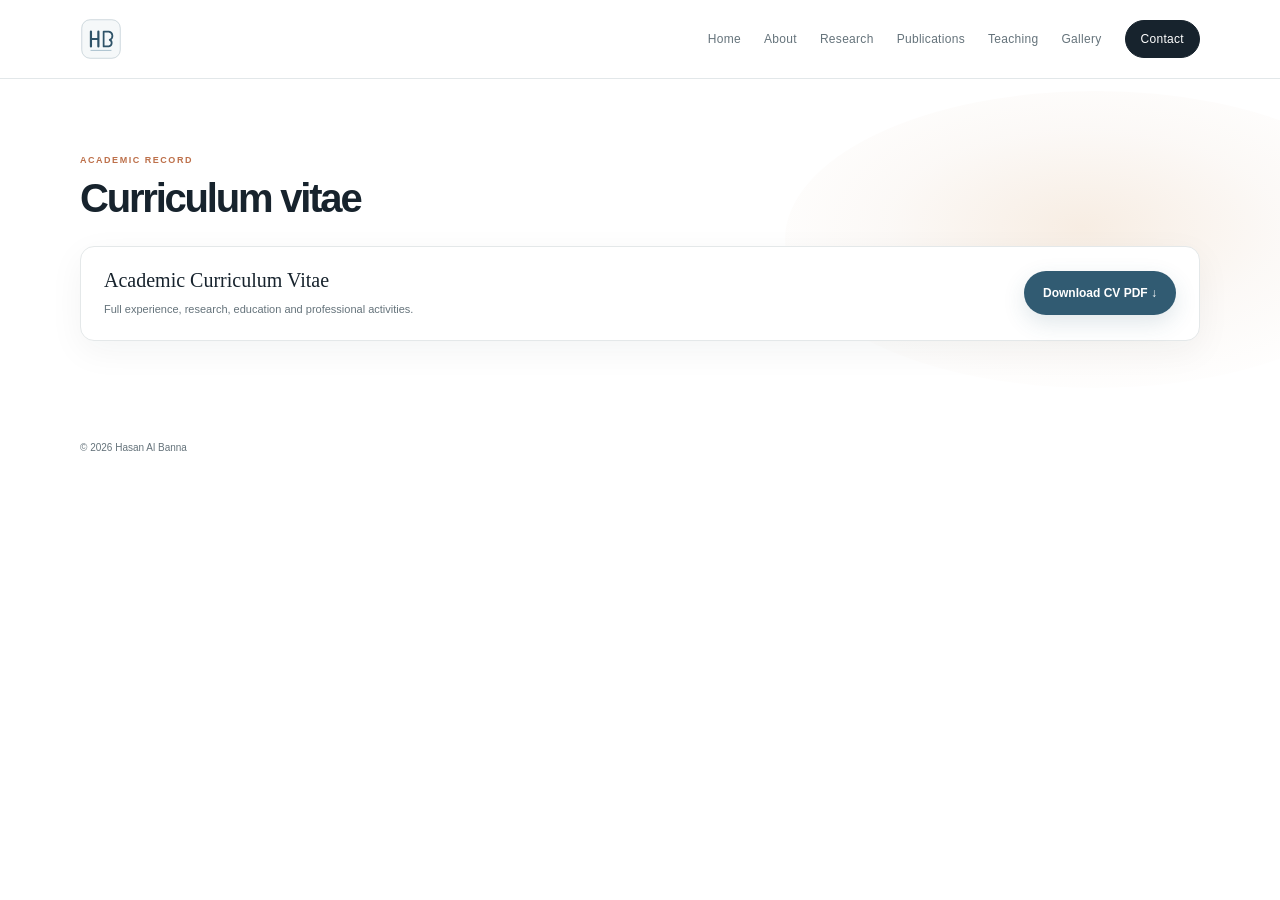
<file: cv.html>
<!doctype html>
<html lang="en">
<head>
  <meta charset="utf-8">
  <meta name="viewport" content="width=device-width, initial-scale=1">
  <meta name="theme-color" content="#ffffff">
  <meta name="description" content="Download Hasan Al Banna’s academic curriculum vitae.">
  <title>Curriculum Vitae | Hasan Al Banna</title>
  <style>:root{--ink:#172630;--muted:#5d6a72;--blue:#2f5368;--line:#e0e6e9;--soft:#f4f7f8;--serif:Georgia,'Times New Roman',serif;--sans:Arial,Helvetica,sans-serif}
    *{box-sizing:border-box}html{scroll-behavior:smooth;scroll-padding-top:86px}body{margin:0;background:#fff;color:var(--ink);font:16px/1.7 var(--sans)}a{color:inherit}a:focus-visible{outline:3px solid #8eb3c9;outline-offset:4px}.wrap{width:min(1120px,calc(100% - 48px));margin:auto}
    .header{position:sticky;top:0;z-index:5;background:rgba(255,255,255,.97);border-bottom:1px solid var(--line)}.nav{min-height:72px;display:flex;align-items:center;justify-content:space-between;gap:26px}.brand{display:inline-flex;align-items:center;justify-content:center;width:38px;height:38px;border:1px solid #c9d4da;border-radius:3px;font:700 11px/1 var(--sans);letter-spacing:.09em;color:var(--blue);text-decoration:none;white-space:nowrap}.navlinks{display:flex;align-items:center;gap:23px}.navlinks a{font-size:12px;text-decoration:none;color:var(--muted)}.navlinks a:hover{color:var(--blue)}.navlinks .contact{border:1px solid #c9d4da;padding:7px 12px;color:var(--ink)}
    .hero{display:grid;grid-template-columns:1.15fr .75fr;gap:78px;align-items:center;padding:78px 0 68px;border-bottom:1px solid var(--line)}.eyebrow,.section-no{font-size:10px;font-weight:700;letter-spacing:.16em;text-transform:uppercase;color:var(--blue)}h1,h2,h3,p{margin-top:0}h1{font:normal clamp(54px,6.8vw,82px)/1 var(--serif);letter-spacing:-.055em;margin:17px 0 20px}h1 span{display:block;color:var(--blue)}.lead{max-width:590px;color:#46545d;font:normal 21px/1.55 var(--serif)}.role{margin-top:25px;border-top:1px solid var(--line);padding-top:15px;color:var(--muted);font-size:13px}.role strong{display:block;color:var(--ink);font-size:15px;font-weight:600}.actions{display:flex;gap:20px;align-items:center;margin-top:26px}.button{display:inline-block;background:var(--ink);color:#fff;text-decoration:none;padding:10px 15px;font-size:12px}.plain-link{color:var(--blue);font-size:12px;text-decoration-thickness:1px;text-underline-offset:4px}.portrait{margin:0}.portrait img{display:block;width:100%;aspect-ratio:1/1;object-fit:cover;object-position:center 27%;background:var(--soft);border:1px solid var(--line);border-radius:50%}.portrait figcaption{padding-top:8px;color:#77838a;font-size:10px}
    .section{padding:68px 0;border-bottom:1px solid var(--line)}.section-layout{display:grid;grid-template-columns:190px 1fr;gap:70px}.section-title{font:normal 29px/1.2 var(--serif);letter-spacing:-.03em}.section-no{display:block;margin-bottom:8px}.copy{max-width:790px}.copy p{font:normal 18px/1.7 var(--serif);color:#394851}.copy p.small{font:12px/1.8 var(--sans);color:var(--muted)}.subhead{font:normal 21px/1.3 var(--serif);margin:25px 0 12px}.timeline{border-top:1px solid var(--line);margin-top:20px}.timeline-row{display:grid;grid-template-columns:1fr 140px;gap:20px;padding:15px 0;border-bottom:1px solid var(--line)}.timeline-row strong{display:block;font:normal 17px/1.35 var(--serif)}.timeline-row small{display:block;color:var(--muted);font-size:11px;margin-top:4px}.date{text-align:right;color:var(--muted);font-size:10px;letter-spacing:.04em;padding-top:2px}.research-list{margin:10px 0 0;border-top:1px solid var(--line)}.research-row{display:grid;grid-template-columns:210px 1fr;gap:25px;padding:16px 0;border-bottom:1px solid var(--line)}.research-row h3{font:normal 19px/1.35 var(--serif);margin:0}.research-row p{font:12px/1.65 var(--sans);color:var(--muted);margin:0}
    .project-list{display:grid;grid-template-columns:1fr 1fr;gap:0 30px;border-top:1px solid var(--line)}.project{padding:17px 0;border-bottom:1px solid var(--line)}.project h3{font:normal 17px/1.35 var(--serif);margin:0 0 5px}.project p{font:11px/1.65 var(--sans);color:var(--muted);margin:0}.publication{padding:19px 0;border-top:1px solid var(--line);display:grid;grid-template-columns:1fr 125px;gap:22px;align-items:start}.publication:last-of-type{border-bottom:1px solid var(--line)}.publication h3{font:normal 20px/1.35 var(--serif);margin:0 0 5px}.publication p{font-size:11px;color:var(--muted);margin:0 0 6px}.pub-meta{text-align:right;text-transform:uppercase;letter-spacing:.08em;font-size:9px!important}.publication a{font-size:11px;color:var(--blue);text-underline-offset:3px}.status{font-size:9px;text-transform:uppercase;letter-spacing:.1em;color:var(--blue);font-weight:bold}.callout{padding:16px 19px;margin-top:21px;background:var(--soft);border-left:2px solid #9db7c7;color:#4c5a62;font-size:12px}
    .teaching-note{padding:17px 20px;background:var(--soft);border-left:2px solid #9db7c7;font:normal 17px/1.5 var(--serif);color:#354650}.teaching-highlight{margin-top:17px;padding:11px 14px;border-left:2px solid #9db7c7;background:var(--soft);color:#46545d;font-size:12px;line-height:1.55}.teaching-highlight strong{color:var(--ink)}.gallery-intro{max-width:650px}.gallery-grid{display:grid;grid-template-columns:repeat(4,minmax(0,1fr));gap:14px;margin-top:24px}.gallery-card{margin:0;overflow:hidden;background:#fff;border:1px solid var(--line)}.gallery-card a{display:block;overflow:hidden;background:var(--soft)}.gallery-card img{display:block;width:100%;aspect-ratio:4/3;object-fit:cover;transition:transform .35s ease}.gallery-card a:hover img{transform:scale(1.035)}.gallery-card figcaption{padding:9px 11px 11px;color:var(--muted);font-size:10px;line-height:1.45}.gallery-card:nth-child(5n+2) img,.gallery-card:nth-child(5n+4) img{aspect-ratio:1/1}.gallery-card:nth-child(8n+1),.gallery-card:nth-child(8n+6){grid-column:span 2}.gallery-card:nth-child(8n+1) img,.gallery-card:nth-child(8n+6) img{aspect-ratio:2/1}.cv-box{border:1px solid var(--line);padding:21px 23px;display:flex;justify-content:space-between;gap:20px;align-items:center}.cv-box strong{font:normal 20px var(--serif)}.cv-box p{font-size:11px;color:var(--muted);margin:5px 0 0}.contact-box{padding:25px;background:var(--soft);display:flex;justify-content:space-between;align-items:center;gap:25px}.contact-box h3{font:normal 25px var(--serif);margin:0 0 5px}.contact-box p{font-size:12px;color:var(--muted);margin:0}.contact-links{display:flex;flex-direction:column;gap:5px}.contact-links a{font-size:12px;color:var(--blue);text-underline-offset:3px}.footer{padding:22px 0 30px;display:flex;justify-content:space-between;gap:20px;color:var(--muted);font-size:10px}.footer a{color:var(--blue)}
    .gallery-heading{display:flex;justify-content:space-between;align-items:end;gap:24px}.gallery-more{white-space:nowrap;margin-bottom:8px}.featured-gallery{grid-template-columns:repeat(3,minmax(0,1fr))}.featured-gallery .gallery-card img{aspect-ratio:4/3}.featured-gallery .gallery-card:nth-child(8n+1),.featured-gallery .gallery-card:nth-child(8n+6){grid-column:auto}.feature-links{display:grid;grid-template-columns:repeat(3,minmax(0,1fr));gap:12px;margin-top:20px}.feature-link{padding:16px;border:1px solid var(--line);text-decoration:none}.feature-link strong{display:block;font:normal 18px/1.3 var(--serif);margin-bottom:5px}.feature-link span{display:block;color:var(--muted);font-size:11px}.social-links{display:flex;gap:18px;margin-top:10px}.gallery-page .gallery-grid{margin-top:25px}.gallery-page .gallery-card:nth-child(8n+1),.gallery-page .gallery-card:nth-child(8n+6){grid-column:span 2}.gallery-page .gallery-lead{max-width:660px}
    @media(max-width:820px){.nav{align-items:flex-start;flex-direction:column;padding:15px 0;gap:11px}.navlinks{max-width:100%;overflow:auto;gap:18px;padding-bottom:4px}.navlinks a{white-space:nowrap}.hero{grid-template-columns:1fr .78fr;gap:35px;padding:55px 0}.section-layout{grid-template-columns:150px 1fr;gap:38px}.research-row{grid-template-columns:165px 1fr}.gallery-grid{grid-template-columns:repeat(3,minmax(0,1fr))}}
    @media(max-width:600px){.wrap{width:calc(100% - 36px)}.hero{grid-template-columns:1fr;gap:24px;padding:42px 0}.hero .portrait{grid-row:1;max-width:360px}.portrait img{aspect-ratio:1/1;object-position:center 26%}.hero-copy{grid-row:2}h1{font-size:56px}.lead{font-size:19px}.section{padding:51px 0}.section-layout{grid-template-columns:1fr;gap:14px}.section-title{font-size:25px}.copy p{font-size:17px}.research-row{grid-template-columns:1fr;gap:4px}.project-list{grid-template-columns:1fr}.publication{grid-template-columns:1fr;gap:5px}.pub-meta{text-align:left;grid-row:1}.timeline-row{grid-template-columns:1fr 105px;gap:12px}.gallery-grid{grid-template-columns:repeat(2,minmax(0,1fr));gap:9px}.feature-links{grid-template-columns:1fr 1fr}.featured-gallery{grid-template-columns:repeat(2,minmax(0,1fr))}.gallery-card:nth-child(8n+1),.gallery-card:nth-child(8n+6){grid-column:span 2}.gallery-card:nth-child(8n+1) img,.gallery-card:nth-child(8n+6) img{aspect-ratio:1.5/1}.gallery-card figcaption{padding:8px;font-size:9px}.cv-box,.contact-box{align-items:flex-start;flex-direction:column;padding:19px}.contact-links{gap:7px}.footer{flex-direction:column;gap:5px}}
    @media(prefers-reduced-motion:reduce){html{scroll-behavior:auto}}
    .section-title{margin:0}
    .navlinks a[aria-current="page"]{color:var(--ink);position:relative}
    .navlinks a[aria-current="page"]::after{content:"";position:absolute;left:0;right:0;bottom:-8px;height:1px;background:var(--blue)}
    .feature-link,.gallery-card,.button{transition:transform .24s ease,box-shadow .24s ease,border-color .24s ease}
    .feature-link:hover{transform:translateY(-3px);border-color:#b7c8d2;box-shadow:0 12px 28px rgba(23,38,48,.07)}
    .gallery-card{border-radius:8px;box-shadow:0 5px 16px rgba(23,38,48,.045)}
    .gallery-card:hover{transform:translateY(-3px);box-shadow:0 12px 28px rgba(23,38,48,.11)}
    .button:hover{transform:translateY(-2px);box-shadow:0 7px 16px rgba(23,38,48,.14)}
    .reveal{opacity:0;transform:translateY(14px);transition:opacity .6s ease,transform .6s cubic-bezier(.2,.7,.2,1)}
    .reveal.is-visible{opacity:1;transform:translateY(0)}
    .photo-viewer{width:min(980px,calc(100vw - 28px));max-width:none;max-height:calc(100vh - 28px);padding:0;border:0;border-radius:12px;background:#fff;color:var(--ink);box-shadow:0 24px 80px rgba(0,0,0,.3);overflow:hidden}
    .photo-viewer::backdrop{background:rgba(14,25,33,.78);backdrop-filter:blur(4px)}
    .viewer-top{display:flex;justify-content:space-between;align-items:center;padding:11px 16px;border-bottom:1px solid var(--line);font-size:11px;color:var(--muted)}
    .viewer-button{border:1px solid #d7e0e4;background:#fff;color:var(--ink);border-radius:999px;min-width:38px;min-height:38px;font:inherit;cursor:pointer}
    .viewer-button:hover{background:var(--soft)}
    .viewer-close{padding:0 14px}
    .viewer-stage{position:relative;display:flex;align-items:center;justify-content:center;background:#111a20}
    .viewer-stage img{display:block;width:100%;height:min(72vh,720px);object-fit:contain}
    .viewer-arrow{position:absolute;top:50%;transform:translateY(-50%);background:rgba(255,255,255,.94);font-size:20px}
    .viewer-prev{left:14px}.viewer-next{right:14px}
    .viewer-caption{padding:12px 16px;margin:0;color:var(--muted);font-size:12px}
    @media(prefers-reduced-motion:reduce){.feature-link,.gallery-card,.button,.reveal{transition:none}.reveal{opacity:1;transform:none}}

    .experience-list{border-top:1px solid var(--line);margin-top:20px}.experience-group{border-top:1px solid var(--line);padding:0 0 4px}.experience-heading{display:flex;justify-content:space-between;align-items:baseline;gap:18px;padding:12px 0 4px}.experience-heading strong{font:normal 17px/1.35 var(--serif)}.experience-heading span{font-size:10px;letter-spacing:.04em;text-align:right;color:var(--muted)}.experience-group .timeline-row{padding:12px 0}.office-address{font-style:normal;display:flex;flex-direction:column;gap:2px;color:var(--muted);font-size:11px;line-height:1.55;max-width:300px}.office-address strong{font:normal 16px/1.3 var(--serif);color:var(--ink);margin-bottom:3px}.contact-box{align-items:flex-start}</style><link rel="stylesheet" href="assets/section-flow.css?v=desktop-role-side-glow-v2">
</head>
<body><header class="header"><nav class="nav wrap" aria-label="Main navigation"><a class="brand" href="index.html#home" aria-label="Hasan Al Banna home"><img class="brand-logo" src="assets/hab-logo.svg" alt=""></a><div class="navlinks"><a href="index.html#home">Home</a><a href="about.html">About</a><a href="research.html">Research</a><a href="publications.html">Publications</a><a href="teaching.html">Teaching</a><a href="gallery.html">Gallery</a><a href="cv.html" aria-current="page">CV</a><a class="contact" href="index.html#contact">Contact</a></div></nav></header><main><section class="section" id="cv"><div class="wrap section-layout"><h1 class="section-title"><span class="section-no">Academic record</span>Curriculum vitae</h1><div class="cv-box"><div><strong>Academic Curriculum Vitae</strong><p>Full experience, research, education and professional activities.</p></div><a class="button" href="assets/Hasan_Al_Banna_CV.pdf" target="_blank" rel="noopener">Download CV PDF ↓</a></div></div></section></main><footer class="wrap footer"><span>© 2026 Hasan Al Banna</span></footer><dialog class="photo-viewer" id="photo-viewer" aria-label="Photo viewer"><div class="viewer-top"><span class="viewer-count" aria-live="polite">Photo</span><button class="viewer-button viewer-close" type="button" data-viewer-close aria-label="Close photo viewer">Close ×</button></div><div class="viewer-stage"><button class="viewer-button viewer-arrow viewer-prev" type="button" data-viewer-prev aria-label="Previous photo">‹</button><img alt=""><button class="viewer-button viewer-arrow viewer-next" type="button" data-viewer-next aria-label="Next photo">›</button></div><p class="viewer-caption"></p></dialog><script>
(()=>{const dialog=document.getElementById("photo-viewer");if(!dialog)return;const links=[...document.querySelectorAll(".gallery-card a")];if(!links.length)return;const image=dialog.querySelector("img"),caption=dialog.querySelector(".viewer-caption"),count=dialog.querySelector(".viewer-count");let current=0;function show(i){current=(i+links.length)%links.length;const link=links[current],thumb=link.querySelector("img");image.src=link.href;image.alt=thumb?.alt||"";caption.textContent=link.closest("figure")?.querySelector("figcaption")?.textContent||image.alt;count.textContent=(current+1)+" / "+links.length;if(!dialog.open)dialog.showModal()}links.forEach((link,i)=>link.addEventListener("click",event=>{event.preventDefault();show(i)}));dialog.querySelector("[data-viewer-close]").addEventListener("click",()=>dialog.close());dialog.querySelector("[data-viewer-prev]").addEventListener("click",()=>show(current-1));dialog.querySelector("[data-viewer-next]").addEventListener("click",()=>show(current+1));dialog.addEventListener("click",event=>{if(event.target===dialog)dialog.close()});document.addEventListener("keydown",event=>{if(!dialog.open)return;if(event.key==="ArrowRight")show(current+1);if(event.key==="ArrowLeft")show(current-1)});if(!matchMedia("(prefers-reduced-motion: reduce)").matches&&"IntersectionObserver"in window){const items=[...document.querySelectorAll("main .section,main .feature-link,main .gallery-card")];items.forEach(item=>item.classList.add("reveal"));const observer=new IntersectionObserver(entries=>entries.forEach(entry=>{if(entry.isIntersecting){entry.target.classList.add("is-visible");observer.unobserve(entry.target)}}),{threshold:.08,rootMargin:"0px 0px -24px 0px"});items.forEach(item=>observer.observe(item))}})();
</script><script src="assets/section-flow.js" defer></script></body></html>
</file>
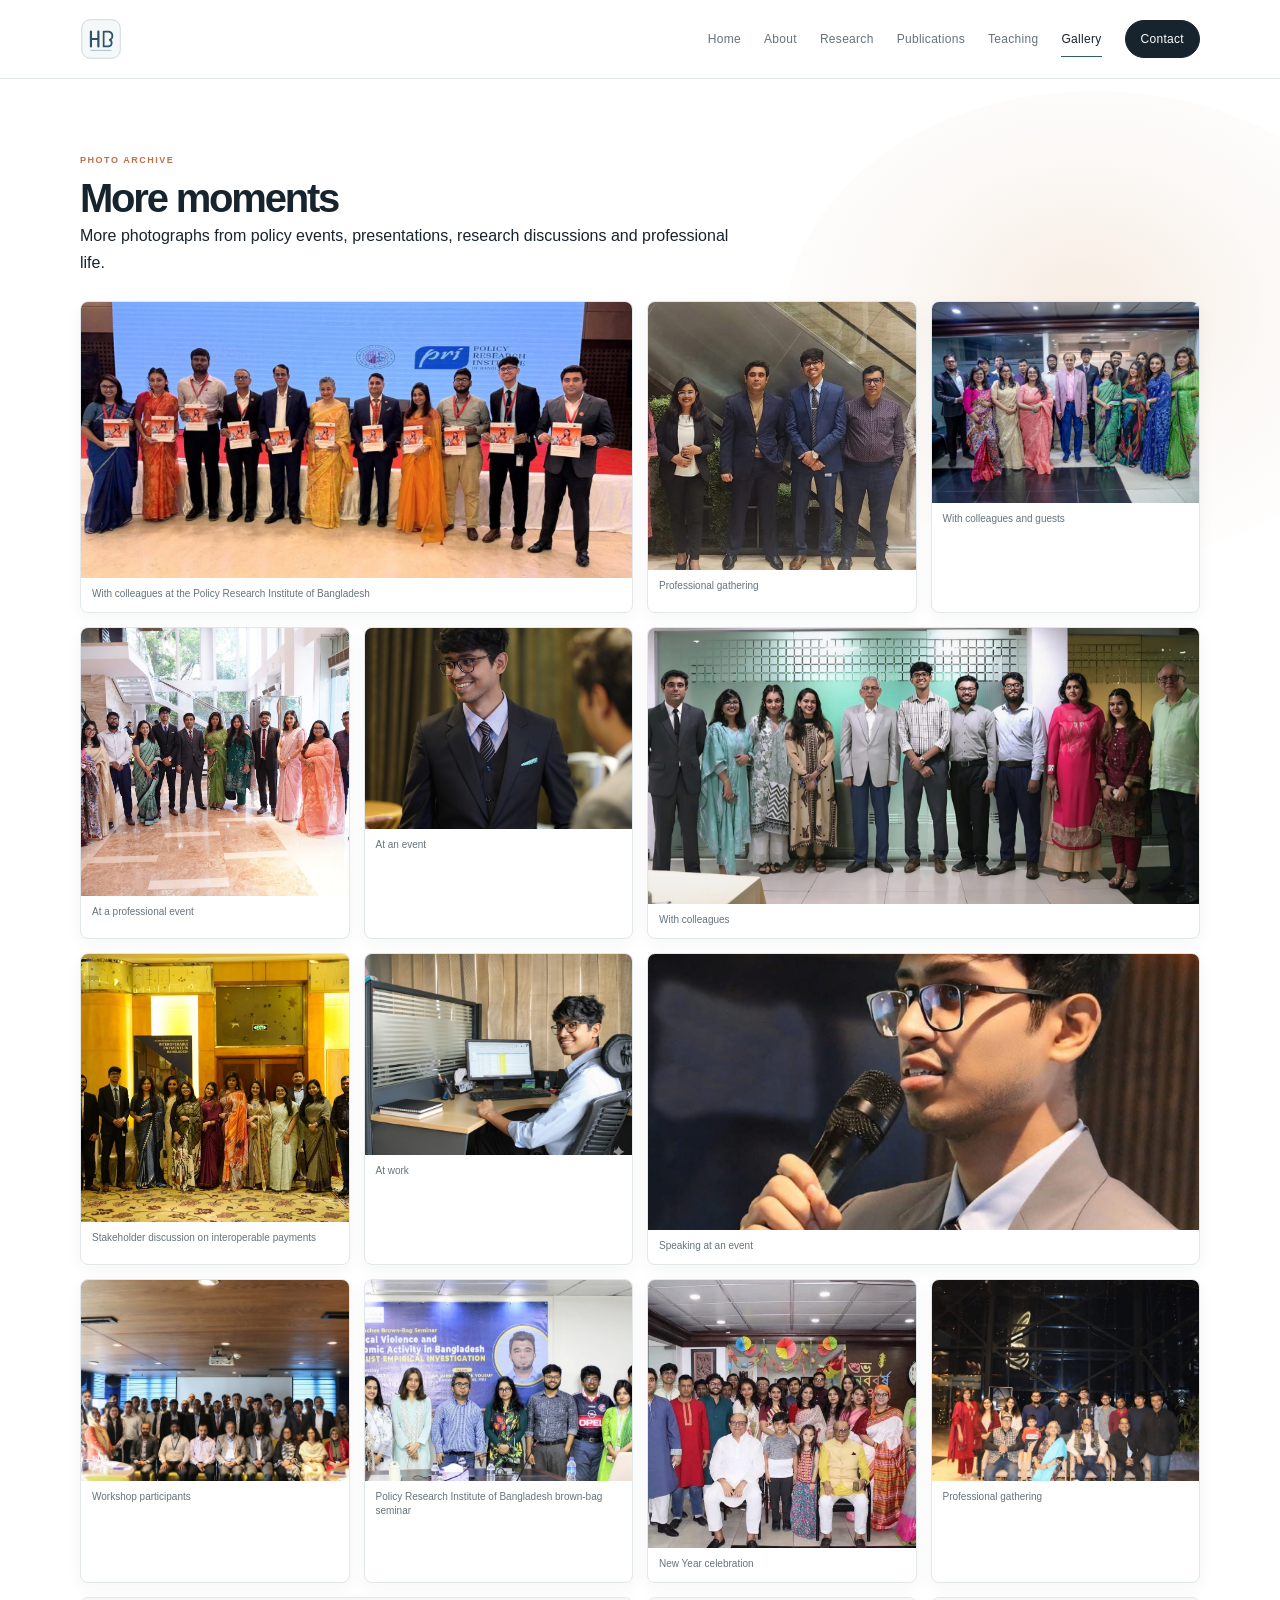
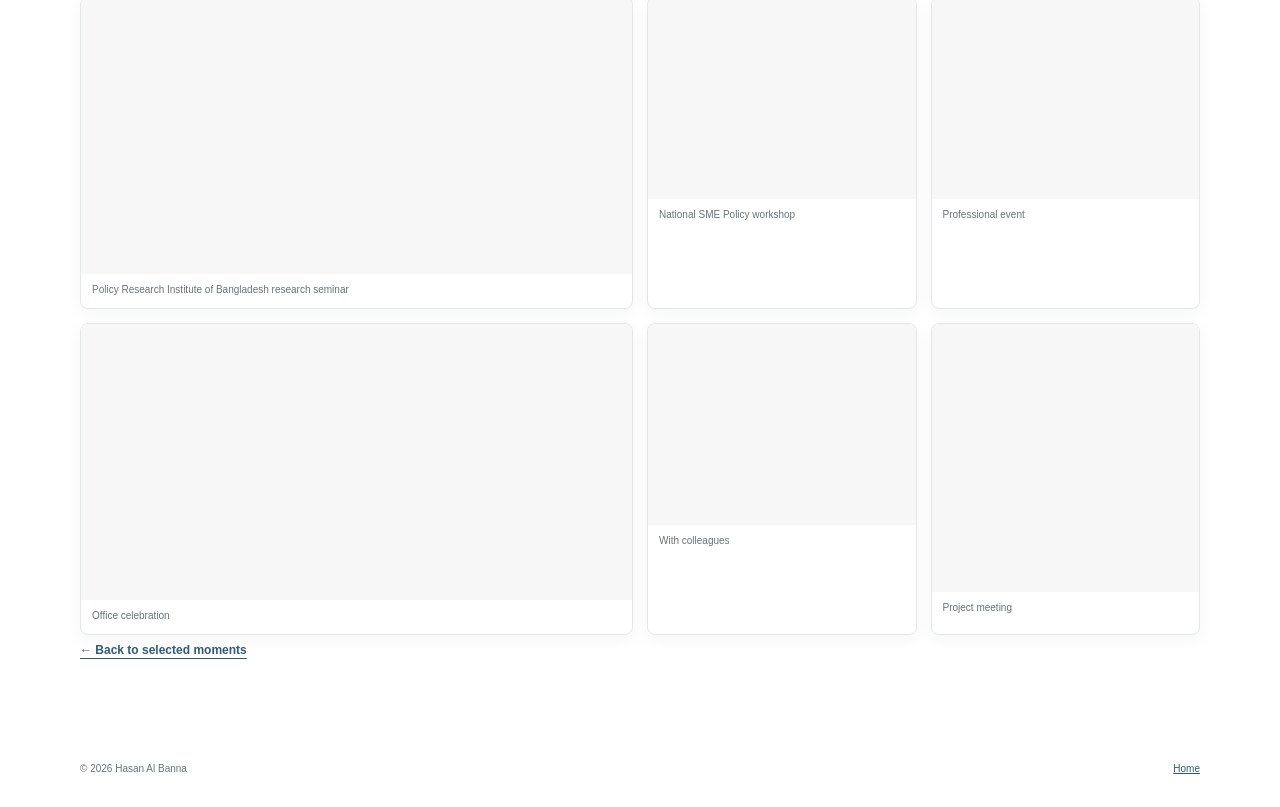
<file: gallery.html>
<!doctype html>
<html lang="en">
<head>
  <meta charset="utf-8">
  <meta name="viewport" content="width=device-width, initial-scale=1">
  <meta name="theme-color" content="#ffffff">
  <meta name="description" content="Selected professional and academic photographs of Hasan Al Banna.">
  <title>Photo Gallery | Hasan Al Banna</title>
  <style>:root{--ink:#172630;--muted:#5d6a72;--blue:#2f5368;--line:#e0e6e9;--soft:#f4f7f8;--serif:Georgia,'Times New Roman',serif;--sans:Arial,Helvetica,sans-serif}
    *{box-sizing:border-box}html{scroll-behavior:smooth;scroll-padding-top:86px}body{margin:0;background:#fff;color:var(--ink);font:16px/1.7 var(--sans)}a{color:inherit}a:focus-visible{outline:3px solid #8eb3c9;outline-offset:4px}.wrap{width:min(1120px,calc(100% - 48px));margin:auto}
    .header{position:sticky;top:0;z-index:5;background:rgba(255,255,255,.97);border-bottom:1px solid var(--line)}.nav{min-height:72px;display:flex;align-items:center;justify-content:space-between;gap:26px}.brand{display:inline-flex;align-items:center;justify-content:center;width:38px;height:38px;border:1px solid #c9d4da;border-radius:3px;font:700 11px/1 var(--sans);letter-spacing:.09em;color:var(--blue);text-decoration:none;white-space:nowrap}.navlinks{display:flex;align-items:center;gap:23px}.navlinks a{font-size:12px;text-decoration:none;color:var(--muted)}.navlinks a:hover{color:var(--blue)}.navlinks .contact{border:1px solid #c9d4da;padding:7px 12px;color:var(--ink)}
    .hero{display:grid;grid-template-columns:1.15fr .75fr;gap:78px;align-items:center;padding:78px 0 68px;border-bottom:1px solid var(--line)}.eyebrow,.section-no{font-size:10px;font-weight:700;letter-spacing:.16em;text-transform:uppercase;color:var(--blue)}h1,h2,h3,p{margin-top:0}h1{font:normal clamp(54px,6.8vw,82px)/1 var(--serif);letter-spacing:-.055em;margin:17px 0 20px}h1 span{display:block;color:var(--blue)}.lead{max-width:590px;color:#46545d;font:normal 21px/1.55 var(--serif)}.role{margin-top:25px;border-top:1px solid var(--line);padding-top:15px;color:var(--muted);font-size:13px}.role strong{display:block;color:var(--ink);font-size:15px;font-weight:600}.actions{display:flex;gap:20px;align-items:center;margin-top:26px}.button{display:inline-block;background:var(--ink);color:#fff;text-decoration:none;padding:10px 15px;font-size:12px}.plain-link{color:var(--blue);font-size:12px;text-decoration-thickness:1px;text-underline-offset:4px}.portrait{margin:0}.portrait img{display:block;width:100%;aspect-ratio:1/1;object-fit:cover;object-position:center 27%;background:var(--soft);border:1px solid var(--line);border-radius:50%}.portrait figcaption{padding-top:8px;color:#77838a;font-size:10px}
    .section{padding:68px 0;border-bottom:1px solid var(--line)}.section-layout{display:grid;grid-template-columns:190px 1fr;gap:70px}.section-title{font:normal 29px/1.2 var(--serif);letter-spacing:-.03em}.section-no{display:block;margin-bottom:8px}.copy{max-width:790px}.copy p{font:normal 18px/1.7 var(--serif);color:#394851}.copy p.small{font:12px/1.8 var(--sans);color:var(--muted)}.subhead{font:normal 21px/1.3 var(--serif);margin:25px 0 12px}.timeline{border-top:1px solid var(--line);margin-top:20px}.timeline-row{display:grid;grid-template-columns:1fr 140px;gap:20px;padding:15px 0;border-bottom:1px solid var(--line)}.timeline-row strong{display:block;font:normal 17px/1.35 var(--serif)}.timeline-row small{display:block;color:var(--muted);font-size:11px;margin-top:4px}.date{text-align:right;color:var(--muted);font-size:10px;letter-spacing:.04em;padding-top:2px}.research-list{margin:10px 0 0;border-top:1px solid var(--line)}.research-row{display:grid;grid-template-columns:210px 1fr;gap:25px;padding:16px 0;border-bottom:1px solid var(--line)}.research-row h3{font:normal 19px/1.35 var(--serif);margin:0}.research-row p{font:12px/1.65 var(--sans);color:var(--muted);margin:0}
    .project-list{display:grid;grid-template-columns:1fr 1fr;gap:0 30px;border-top:1px solid var(--line)}.project{padding:17px 0;border-bottom:1px solid var(--line)}.project h3{font:normal 17px/1.35 var(--serif);margin:0 0 5px}.project p{font:11px/1.65 var(--sans);color:var(--muted);margin:0}.publication{padding:19px 0;border-top:1px solid var(--line);display:grid;grid-template-columns:1fr 125px;gap:22px;align-items:start}.publication:last-of-type{border-bottom:1px solid var(--line)}.publication h3{font:normal 20px/1.35 var(--serif);margin:0 0 5px}.publication p{font-size:11px;color:var(--muted);margin:0 0 6px}.pub-meta{text-align:right;text-transform:uppercase;letter-spacing:.08em;font-size:9px!important}.publication a{font-size:11px;color:var(--blue);text-underline-offset:3px}.status{font-size:9px;text-transform:uppercase;letter-spacing:.1em;color:var(--blue);font-weight:bold}.callout{padding:16px 19px;margin-top:21px;background:var(--soft);border-left:2px solid #9db7c7;color:#4c5a62;font-size:12px}
    .teaching-note{padding:17px 20px;background:var(--soft);border-left:2px solid #9db7c7;font:normal 17px/1.5 var(--serif);color:#354650}.teaching-highlight{margin-top:17px;padding:11px 14px;border-left:2px solid #9db7c7;background:var(--soft);color:#46545d;font-size:12px;line-height:1.55}.teaching-highlight strong{color:var(--ink)}.gallery-intro{max-width:650px}.gallery-grid{display:grid;grid-template-columns:repeat(4,minmax(0,1fr));gap:14px;margin-top:24px}.gallery-card{margin:0;overflow:hidden;background:#fff;border:1px solid var(--line)}.gallery-card a{display:block;overflow:hidden;background:var(--soft)}.gallery-card img{display:block;width:100%;aspect-ratio:4/3;object-fit:cover;transition:transform .35s ease}.gallery-card a:hover img{transform:scale(1.035)}.gallery-card figcaption{padding:9px 11px 11px;color:var(--muted);font-size:10px;line-height:1.45}.gallery-card:nth-child(5n+2) img,.gallery-card:nth-child(5n+4) img{aspect-ratio:1/1}.gallery-card:nth-child(8n+1),.gallery-card:nth-child(8n+6){grid-column:span 2}.gallery-card:nth-child(8n+1) img,.gallery-card:nth-child(8n+6) img{aspect-ratio:2/1}.cv-box{border:1px solid var(--line);padding:21px 23px;display:flex;justify-content:space-between;gap:20px;align-items:center}.cv-box strong{font:normal 20px var(--serif)}.cv-box p{font-size:11px;color:var(--muted);margin:5px 0 0}.contact-box{padding:25px;background:var(--soft);display:flex;justify-content:space-between;align-items:center;gap:25px}.contact-box h3{font:normal 25px var(--serif);margin:0 0 5px}.contact-box p{font-size:12px;color:var(--muted);margin:0}.contact-links{display:flex;flex-direction:column;gap:5px}.contact-links a{font-size:12px;color:var(--blue);text-underline-offset:3px}.footer{padding:22px 0 30px;display:flex;justify-content:space-between;gap:20px;color:var(--muted);font-size:10px}.footer a{color:var(--blue)}
    .gallery-heading{display:flex;justify-content:space-between;align-items:end;gap:24px}.gallery-more{white-space:nowrap;margin-bottom:8px}.featured-gallery{grid-template-columns:repeat(3,minmax(0,1fr))}.featured-gallery .gallery-card img{aspect-ratio:4/3}.featured-gallery .gallery-card:nth-child(8n+1),.featured-gallery .gallery-card:nth-child(8n+6){grid-column:auto}.feature-links{display:grid;grid-template-columns:repeat(3,minmax(0,1fr));gap:12px;margin-top:20px}.feature-link{padding:16px;border:1px solid var(--line);text-decoration:none}.feature-link strong{display:block;font:normal 18px/1.3 var(--serif);margin-bottom:5px}.feature-link span{display:block;color:var(--muted);font-size:11px}.social-links{display:flex;gap:18px;margin-top:10px}.gallery-page .gallery-grid{margin-top:25px}.gallery-page .gallery-card:nth-child(8n+1),.gallery-page .gallery-card:nth-child(8n+6){grid-column:span 2}.gallery-page .gallery-lead{max-width:660px}
    @media(max-width:820px){.nav{align-items:flex-start;flex-direction:column;padding:15px 0;gap:11px}.navlinks{max-width:100%;overflow:auto;gap:18px;padding-bottom:4px}.navlinks a{white-space:nowrap}.hero{grid-template-columns:1fr .78fr;gap:35px;padding:55px 0}.section-layout{grid-template-columns:150px 1fr;gap:38px}.research-row{grid-template-columns:165px 1fr}.gallery-grid{grid-template-columns:repeat(3,minmax(0,1fr))}}
    @media(max-width:600px){.wrap{width:calc(100% - 36px)}.hero{grid-template-columns:1fr;gap:24px;padding:42px 0}.hero .portrait{grid-row:1;max-width:360px}.portrait img{aspect-ratio:1/1;object-position:center 26%}.hero-copy{grid-row:2}h1{font-size:56px}.lead{font-size:19px}.section{padding:51px 0}.section-layout{grid-template-columns:1fr;gap:14px}.section-title{font-size:25px}.copy p{font-size:17px}.research-row{grid-template-columns:1fr;gap:4px}.project-list{grid-template-columns:1fr}.publication{grid-template-columns:1fr;gap:5px}.pub-meta{text-align:left;grid-row:1}.timeline-row{grid-template-columns:1fr 105px;gap:12px}.gallery-grid{grid-template-columns:repeat(2,minmax(0,1fr));gap:9px}.feature-links{grid-template-columns:1fr 1fr}.featured-gallery{grid-template-columns:repeat(2,minmax(0,1fr))}.gallery-card:nth-child(8n+1),.gallery-card:nth-child(8n+6){grid-column:span 2}.gallery-card:nth-child(8n+1) img,.gallery-card:nth-child(8n+6) img{aspect-ratio:1.5/1}.gallery-card figcaption{padding:8px;font-size:9px}.cv-box,.contact-box{align-items:flex-start;flex-direction:column;padding:19px}.contact-links{gap:7px}.footer{flex-direction:column;gap:5px}}
    @media(prefers-reduced-motion:reduce){html{scroll-behavior:auto}}
    .section-title{margin:0}
    .navlinks a[aria-current="page"]{color:var(--ink);position:relative}
    .navlinks a[aria-current="page"]::after{content:"";position:absolute;left:0;right:0;bottom:-8px;height:1px;background:var(--blue)}
    .feature-link,.gallery-card,.button{transition:transform .24s ease,box-shadow .24s ease,border-color .24s ease}
    .feature-link:hover{transform:translateY(-3px);border-color:#b7c8d2;box-shadow:0 12px 28px rgba(23,38,48,.07)}
    .gallery-card{border-radius:8px;box-shadow:0 5px 16px rgba(23,38,48,.045)}
    .gallery-card:hover{transform:translateY(-3px);box-shadow:0 12px 28px rgba(23,38,48,.11)}
    .button:hover{transform:translateY(-2px);box-shadow:0 7px 16px rgba(23,38,48,.14)}
    .reveal{opacity:0;transform:translateY(14px);transition:opacity .6s ease,transform .6s cubic-bezier(.2,.7,.2,1)}
    .reveal.is-visible{opacity:1;transform:translateY(0)}
    .photo-viewer{width:min(980px,calc(100vw - 28px));max-width:none;max-height:calc(100vh - 28px);padding:0;border:0;border-radius:12px;background:#fff;color:var(--ink);box-shadow:0 24px 80px rgba(0,0,0,.3);overflow:hidden}
    .photo-viewer::backdrop{background:rgba(14,25,33,.78);backdrop-filter:blur(4px)}
    .viewer-top{display:flex;justify-content:space-between;align-items:center;padding:11px 16px;border-bottom:1px solid var(--line);font-size:11px;color:var(--muted)}
    .viewer-button{border:1px solid #d7e0e4;background:#fff;color:var(--ink);border-radius:999px;min-width:38px;min-height:38px;font:inherit;cursor:pointer}
    .viewer-button:hover{background:var(--soft)}
    .viewer-close{padding:0 14px}
    .viewer-stage{position:relative;display:flex;align-items:center;justify-content:center;background:#111a20}
    .viewer-stage img{display:block;width:100%;height:min(72vh,720px);object-fit:contain}
    .viewer-arrow{position:absolute;top:50%;transform:translateY(-50%);background:rgba(255,255,255,.94);font-size:20px}
    .viewer-prev{left:14px}.viewer-next{right:14px}
    .viewer-caption{padding:12px 16px;margin:0;color:var(--muted);font-size:12px}
    @media(prefers-reduced-motion:reduce){.feature-link,.gallery-card,.button,.reveal{transition:none}.reveal{opacity:1;transform:none}}

    .experience-list{border-top:1px solid var(--line);margin-top:20px}.experience-group{border-top:1px solid var(--line);padding:0 0 4px}.experience-heading{display:flex;justify-content:space-between;align-items:baseline;gap:18px;padding:12px 0 4px}.experience-heading strong{font:normal 17px/1.35 var(--serif)}.experience-heading span{font-size:10px;letter-spacing:.04em;text-align:right;color:var(--muted)}.experience-group .timeline-row{padding:12px 0}.office-address{font-style:normal;display:flex;flex-direction:column;gap:2px;color:var(--muted);font-size:11px;line-height:1.55;max-width:300px}.office-address strong{font:normal 16px/1.3 var(--serif);color:var(--ink);margin-bottom:3px}.contact-box{align-items:flex-start}</style><link rel="stylesheet" href="assets/section-flow.css?v=desktop-role-side-glow-v2">
</head>
<body class="gallery-page"><header class="header"><nav class="nav wrap" aria-label="Main navigation"><a class="brand" href="index.html#home" aria-label="Hasan Al Banna home"><img class="brand-logo" src="assets/hab-logo.svg" alt=""></a><div class="navlinks"><a href="index.html#home">Home</a><a href="about.html">About</a><a href="research.html">Research</a><a href="publications.html">Publications</a><a href="teaching.html">Teaching</a><a href="gallery.html" aria-current="page">Gallery</a><a href="cv.html">CV</a><a class="contact" href="index.html#contact">Contact</a></div></nav></header><main><section class="section" id="photos"><div class="wrap"><h1 class="section-title"><span class="section-no">Photo archive</span>More moments</h1><p class="gallery-lead copy">More photographs from policy events, presentations, research discussions and professional life.</p><div class="gallery-grid"><figure class="gallery-card"><a href="assets/gallery/IMG_1966.jpg" target="_blank" rel="noopener"><img src="assets/gallery/IMG_1966.jpg" alt="Hasan Al Banna with colleagues at a Policy Research Institute event" loading="lazy" decoding="async"></a><figcaption>With colleagues at the Policy Research Institute of Bangladesh</figcaption></figure>
<figure class="gallery-card"><a href="assets/gallery/IMG_1969.jpg" target="_blank" rel="noopener"><img src="assets/gallery/IMG_1969.jpg" alt="Hasan Al Banna with colleagues at an event" loading="lazy" decoding="async"></a><figcaption>Professional gathering</figcaption></figure>
<figure class="gallery-card"><a href="assets/gallery/IMG_1971.jpg" target="_blank" rel="noopener"><img src="assets/gallery/IMG_1971.jpg" alt="Hasan Al Banna with colleagues and guests" loading="lazy" decoding="async"></a><figcaption>With colleagues and guests</figcaption></figure>
<figure class="gallery-card"><a href="assets/gallery/IMG_1972.jpg" target="_blank" rel="noopener"><img src="assets/gallery/IMG_1972.jpg" alt="Hasan Al Banna at a professional event" loading="lazy" decoding="async"></a><figcaption>At a professional event</figcaption></figure>
<figure class="gallery-card"><a href="assets/gallery/IMG_1973.jpg" target="_blank" rel="noopener"><img src="assets/gallery/IMG_1973.jpg" alt="Portrait of Hasan Al Banna at an event" loading="lazy" decoding="async"></a><figcaption>At an event</figcaption></figure>
<figure class="gallery-card"><a href="assets/gallery/IMG_1974.jpg" target="_blank" rel="noopener"><img src="assets/gallery/IMG_1974.jpg" alt="Hasan Al Banna with colleagues" loading="lazy" decoding="async"></a><figcaption>With colleagues</figcaption></figure>
<figure class="gallery-card"><a href="assets/gallery/IMG_1975.jpg" target="_blank" rel="noopener"><img src="assets/gallery/IMG_1975.jpg" alt="Hasan Al Banna and participants at a stakeholder discussion on interoperable payments in Bangladesh" loading="lazy" decoding="async"></a><figcaption>Stakeholder discussion on interoperable payments</figcaption></figure>
<figure class="gallery-card"><a href="assets/gallery/IMG_1976.jpg" target="_blank" rel="noopener"><img src="assets/gallery/IMG_1976.jpg" alt="Hasan Al Banna at his workstation" loading="lazy" decoding="async"></a><figcaption>At work</figcaption></figure>
<figure class="gallery-card"><a href="assets/gallery/IMG_1977.jpg" target="_blank" rel="noopener"><img src="assets/gallery/IMG_1977.jpg" alt="Hasan Al Banna speaking into a microphone" loading="lazy" decoding="async"></a><figcaption>Speaking at an event</figcaption></figure>
<figure class="gallery-card"><a href="assets/gallery/IMG_1978.jpg" target="_blank" rel="noopener"><img src="assets/gallery/IMG_1978.jpg" alt="Hasan Al Banna with participants at a professional workshop" loading="lazy" decoding="async"></a><figcaption>Workshop participants</figcaption></figure>
<figure class="gallery-card"><a href="assets/gallery/IMG_1979.jpg" target="_blank" rel="noopener"><img src="assets/gallery/IMG_1979.jpg" alt="Hasan Al Banna with colleagues at a Policy Research Institute of Bangladesh brown-bag seminar" loading="lazy" decoding="async"></a><figcaption>Policy Research Institute of Bangladesh brown-bag seminar</figcaption></figure>
<figure class="gallery-card"><a href="assets/gallery/IMG_1980.jpg" target="_blank" rel="noopener"><img src="assets/gallery/IMG_1980.jpg" alt="Hasan Al Banna with colleagues at a New Year celebration" loading="lazy" decoding="async"></a><figcaption>New Year celebration</figcaption></figure>
<figure class="gallery-card"><a href="assets/gallery/IMG_1983.jpg" target="_blank" rel="noopener"><img src="assets/gallery/IMG_1983.jpg" alt="Hasan Al Banna at a professional gathering" loading="lazy" decoding="async"></a><figcaption>Professional gathering</figcaption></figure>
<figure class="gallery-card"><a href="assets/gallery/IMG_1984.jpg" target="_blank" rel="noopener"><img src="assets/gallery/IMG_1984.jpg" alt="Hasan Al Banna with participants at a Policy Research Institute of Bangladesh research seminar" loading="lazy" decoding="async"></a><figcaption>Policy Research Institute of Bangladesh research seminar</figcaption></figure>
<figure class="gallery-card"><a href="assets/gallery/IMG_1985.jpg" target="_blank" rel="noopener"><img src="assets/gallery/IMG_1985.jpg" alt="Hasan Al Banna at a workshop on the National SME Policy" loading="lazy" decoding="async"></a><figcaption>National SME Policy workshop</figcaption></figure>
<figure class="gallery-card"><a href="assets/gallery/IMG_1986.jpg" target="_blank" rel="noopener"><img src="assets/gallery/IMG_1986.jpg" alt="Hasan Al Banna with participants at a professional event" loading="lazy" decoding="async"></a><figcaption>Professional event</figcaption></figure>
<figure class="gallery-card"><a href="assets/gallery/IMG_1987.jpg" target="_blank" rel="noopener"><img src="assets/gallery/IMG_1987.jpg" alt="Hasan Al Banna with colleagues celebrating at the office" loading="lazy" decoding="async"></a><figcaption>Office celebration</figcaption></figure>
<figure class="gallery-card"><a href="assets/gallery/IMG_1988.jpg" target="_blank" rel="noopener"><img src="assets/gallery/IMG_1988.jpg" alt="Hasan Al Banna with colleagues at a professional gathering" loading="lazy" decoding="async"></a><figcaption>With colleagues</figcaption></figure>
<figure class="gallery-card"><a href="assets/gallery/IMG_1989.jpg" target="_blank" rel="noopener"><img src="assets/gallery/IMG_1989.jpg" alt="Hasan Al Banna at a project meeting" loading="lazy" decoding="async"></a><figcaption>Project meeting</figcaption></figure></div><a class="plain-link back-link" href="index.html#gallery">← Back to selected moments</a></div></section></main><footer class="wrap footer"><span>© 2026 Hasan Al Banna</span><span><a href="index.html">Home</a></span></footer><dialog class="photo-viewer" id="photo-viewer" aria-label="Photo viewer"><div class="viewer-top"><span class="viewer-count" aria-live="polite">Photo</span><button class="viewer-button viewer-close" type="button" data-viewer-close aria-label="Close photo viewer">Close ×</button></div><div class="viewer-stage"><button class="viewer-button viewer-arrow viewer-prev" type="button" data-viewer-prev aria-label="Previous photo">‹</button><img alt=""><button class="viewer-button viewer-arrow viewer-next" type="button" data-viewer-next aria-label="Next photo">›</button></div><p class="viewer-caption"></p></dialog><script>
(()=>{const dialog=document.getElementById("photo-viewer");if(!dialog)return;const links=[...document.querySelectorAll(".gallery-card a")];if(!links.length)return;const image=dialog.querySelector("img"),caption=dialog.querySelector(".viewer-caption"),count=dialog.querySelector(".viewer-count");let current=0;function show(i){current=(i+links.length)%links.length;const link=links[current],thumb=link.querySelector("img");image.src=link.href;image.alt=thumb?.alt||"";caption.textContent=link.closest("figure")?.querySelector("figcaption")?.textContent||image.alt;count.textContent=(current+1)+" / "+links.length;if(!dialog.open)dialog.showModal()}links.forEach((link,i)=>link.addEventListener("click",event=>{event.preventDefault();show(i)}));dialog.querySelector("[data-viewer-close]").addEventListener("click",()=>dialog.close());dialog.querySelector("[data-viewer-prev]").addEventListener("click",()=>show(current-1));dialog.querySelector("[data-viewer-next]").addEventListener("click",()=>show(current+1));dialog.addEventListener("click",event=>{if(event.target===dialog)dialog.close()});document.addEventListener("keydown",event=>{if(!dialog.open)return;if(event.key==="ArrowRight")show(current+1);if(event.key==="ArrowLeft")show(current-1)});if(!matchMedia("(prefers-reduced-motion: reduce)").matches&&"IntersectionObserver"in window){const items=[...document.querySelectorAll("main .section,main .feature-link,main .gallery-card")];items.forEach(item=>item.classList.add("reveal"));const observer=new IntersectionObserver(entries=>entries.forEach(entry=>{if(entry.isIntersecting){entry.target.classList.add("is-visible");observer.unobserve(entry.target)}}),{threshold:.08,rootMargin:"0px 0px -24px 0px"});items.forEach(item=>observer.observe(item))}})();
</script><script src="assets/section-flow.js" defer></script></body></html>
</file>
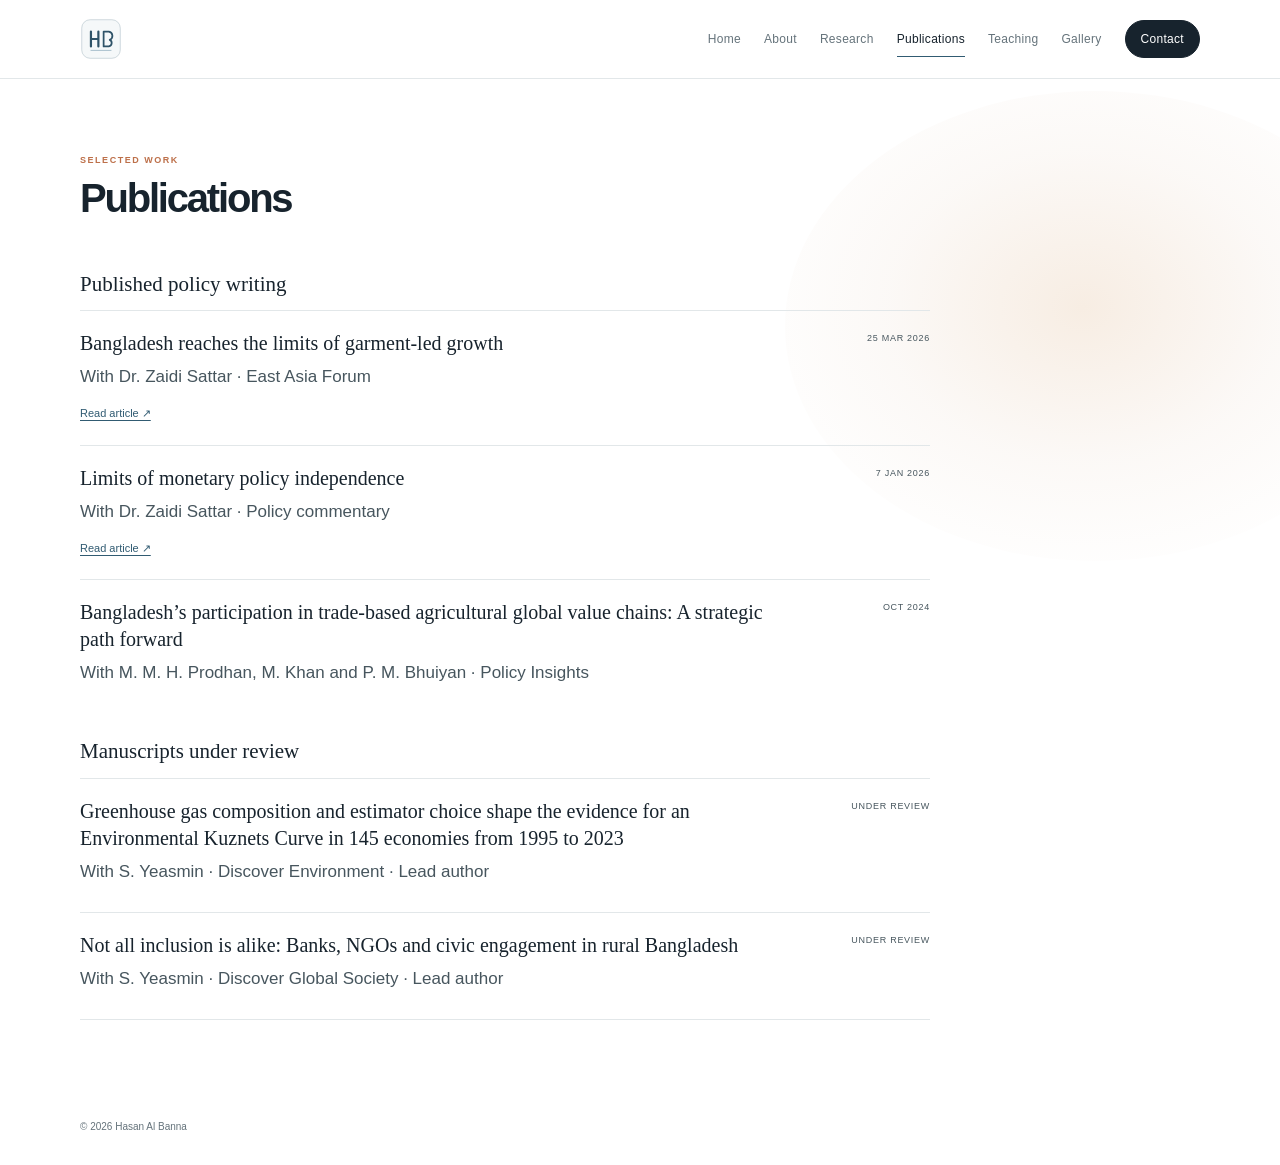
<file: publications.html>
<!doctype html>
<html lang="en">
<head>
  <meta charset="utf-8">
  <meta name="viewport" content="width=device-width, initial-scale=1">
  <meta name="theme-color" content="#ffffff">
  <meta name="description" content="Policy writing and manuscripts by Hasan Al Banna.">
  <title>Publications | Hasan Al Banna</title>
  <style>:root{--ink:#172630;--muted:#5d6a72;--blue:#2f5368;--line:#e0e6e9;--soft:#f4f7f8;--serif:Georgia,'Times New Roman',serif;--sans:Arial,Helvetica,sans-serif}
    *{box-sizing:border-box}html{scroll-behavior:smooth;scroll-padding-top:86px}body{margin:0;background:#fff;color:var(--ink);font:16px/1.7 var(--sans)}a{color:inherit}a:focus-visible{outline:3px solid #8eb3c9;outline-offset:4px}.wrap{width:min(1120px,calc(100% - 48px));margin:auto}
    .header{position:sticky;top:0;z-index:5;background:rgba(255,255,255,.97);border-bottom:1px solid var(--line)}.nav{min-height:72px;display:flex;align-items:center;justify-content:space-between;gap:26px}.brand{display:inline-flex;align-items:center;justify-content:center;width:38px;height:38px;border:1px solid #c9d4da;border-radius:3px;font:700 11px/1 var(--sans);letter-spacing:.09em;color:var(--blue);text-decoration:none;white-space:nowrap}.navlinks{display:flex;align-items:center;gap:23px}.navlinks a{font-size:12px;text-decoration:none;color:var(--muted)}.navlinks a:hover{color:var(--blue)}.navlinks .contact{border:1px solid #c9d4da;padding:7px 12px;color:var(--ink)}
    .hero{display:grid;grid-template-columns:1.15fr .75fr;gap:78px;align-items:center;padding:78px 0 68px;border-bottom:1px solid var(--line)}.eyebrow,.section-no{font-size:10px;font-weight:700;letter-spacing:.16em;text-transform:uppercase;color:var(--blue)}h1,h2,h3,p{margin-top:0}h1{font:normal clamp(54px,6.8vw,82px)/1 var(--serif);letter-spacing:-.055em;margin:17px 0 20px}h1 span{display:block;color:var(--blue)}.lead{max-width:590px;color:#46545d;font:normal 21px/1.55 var(--serif)}.role{margin-top:25px;border-top:1px solid var(--line);padding-top:15px;color:var(--muted);font-size:13px}.role strong{display:block;color:var(--ink);font-size:15px;font-weight:600}.actions{display:flex;gap:20px;align-items:center;margin-top:26px}.button{display:inline-block;background:var(--ink);color:#fff;text-decoration:none;padding:10px 15px;font-size:12px}.plain-link{color:var(--blue);font-size:12px;text-decoration-thickness:1px;text-underline-offset:4px}.portrait{margin:0}.portrait img{display:block;width:100%;aspect-ratio:1/1;object-fit:cover;object-position:center 27%;background:var(--soft);border:1px solid var(--line);border-radius:50%}.portrait figcaption{padding-top:8px;color:#77838a;font-size:10px}
    .section{padding:68px 0;border-bottom:1px solid var(--line)}.section-layout{display:grid;grid-template-columns:190px 1fr;gap:70px}.section-title{font:normal 29px/1.2 var(--serif);letter-spacing:-.03em}.section-no{display:block;margin-bottom:8px}.copy{max-width:790px}.copy p{font:normal 18px/1.7 var(--serif);color:#394851}.copy p.small{font:12px/1.8 var(--sans);color:var(--muted)}.subhead{font:normal 21px/1.3 var(--serif);margin:25px 0 12px}.timeline{border-top:1px solid var(--line);margin-top:20px}.timeline-row{display:grid;grid-template-columns:1fr 140px;gap:20px;padding:15px 0;border-bottom:1px solid var(--line)}.timeline-row strong{display:block;font:normal 17px/1.35 var(--serif)}.timeline-row small{display:block;color:var(--muted);font-size:11px;margin-top:4px}.date{text-align:right;color:var(--muted);font-size:10px;letter-spacing:.04em;padding-top:2px}.research-list{margin:10px 0 0;border-top:1px solid var(--line)}.research-row{display:grid;grid-template-columns:210px 1fr;gap:25px;padding:16px 0;border-bottom:1px solid var(--line)}.research-row h3{font:normal 19px/1.35 var(--serif);margin:0}.research-row p{font:12px/1.65 var(--sans);color:var(--muted);margin:0}
    .project-list{display:grid;grid-template-columns:1fr 1fr;gap:0 30px;border-top:1px solid var(--line)}.project{padding:17px 0;border-bottom:1px solid var(--line)}.project h3{font:normal 17px/1.35 var(--serif);margin:0 0 5px}.project p{font:11px/1.65 var(--sans);color:var(--muted);margin:0}.publication{padding:19px 0;border-top:1px solid var(--line);display:grid;grid-template-columns:1fr 125px;gap:22px;align-items:start}.publication:last-of-type{border-bottom:1px solid var(--line)}.publication h3{font:normal 20px/1.35 var(--serif);margin:0 0 5px}.publication p{font-size:11px;color:var(--muted);margin:0 0 6px}.pub-meta{text-align:right;text-transform:uppercase;letter-spacing:.08em;font-size:9px!important}.publication a{font-size:11px;color:var(--blue);text-underline-offset:3px}.status{font-size:9px;text-transform:uppercase;letter-spacing:.1em;color:var(--blue);font-weight:bold}.callout{padding:16px 19px;margin-top:21px;background:var(--soft);border-left:2px solid #9db7c7;color:#4c5a62;font-size:12px}
    .teaching-note{padding:17px 20px;background:var(--soft);border-left:2px solid #9db7c7;font:normal 17px/1.5 var(--serif);color:#354650}.teaching-highlight{margin-top:17px;padding:11px 14px;border-left:2px solid #9db7c7;background:var(--soft);color:#46545d;font-size:12px;line-height:1.55}.teaching-highlight strong{color:var(--ink)}.gallery-intro{max-width:650px}.gallery-grid{display:grid;grid-template-columns:repeat(4,minmax(0,1fr));gap:14px;margin-top:24px}.gallery-card{margin:0;overflow:hidden;background:#fff;border:1px solid var(--line)}.gallery-card a{display:block;overflow:hidden;background:var(--soft)}.gallery-card img{display:block;width:100%;aspect-ratio:4/3;object-fit:cover;transition:transform .35s ease}.gallery-card a:hover img{transform:scale(1.035)}.gallery-card figcaption{padding:9px 11px 11px;color:var(--muted);font-size:10px;line-height:1.45}.gallery-card:nth-child(5n+2) img,.gallery-card:nth-child(5n+4) img{aspect-ratio:1/1}.gallery-card:nth-child(8n+1),.gallery-card:nth-child(8n+6){grid-column:span 2}.gallery-card:nth-child(8n+1) img,.gallery-card:nth-child(8n+6) img{aspect-ratio:2/1}.cv-box{border:1px solid var(--line);padding:21px 23px;display:flex;justify-content:space-between;gap:20px;align-items:center}.cv-box strong{font:normal 20px var(--serif)}.cv-box p{font-size:11px;color:var(--muted);margin:5px 0 0}.contact-box{padding:25px;background:var(--soft);display:flex;justify-content:space-between;align-items:center;gap:25px}.contact-box h3{font:normal 25px var(--serif);margin:0 0 5px}.contact-box p{font-size:12px;color:var(--muted);margin:0}.contact-links{display:flex;flex-direction:column;gap:5px}.contact-links a{font-size:12px;color:var(--blue);text-underline-offset:3px}.footer{padding:22px 0 30px;display:flex;justify-content:space-between;gap:20px;color:var(--muted);font-size:10px}.footer a{color:var(--blue)}
    .gallery-heading{display:flex;justify-content:space-between;align-items:end;gap:24px}.gallery-more{white-space:nowrap;margin-bottom:8px}.featured-gallery{grid-template-columns:repeat(3,minmax(0,1fr))}.featured-gallery .gallery-card img{aspect-ratio:4/3}.featured-gallery .gallery-card:nth-child(8n+1),.featured-gallery .gallery-card:nth-child(8n+6){grid-column:auto}.feature-links{display:grid;grid-template-columns:repeat(3,minmax(0,1fr));gap:12px;margin-top:20px}.feature-link{padding:16px;border:1px solid var(--line);text-decoration:none}.feature-link strong{display:block;font:normal 18px/1.3 var(--serif);margin-bottom:5px}.feature-link span{display:block;color:var(--muted);font-size:11px}.social-links{display:flex;gap:18px;margin-top:10px}.gallery-page .gallery-grid{margin-top:25px}.gallery-page .gallery-card:nth-child(8n+1),.gallery-page .gallery-card:nth-child(8n+6){grid-column:span 2}.gallery-page .gallery-lead{max-width:660px}
    @media(max-width:820px){.nav{align-items:flex-start;flex-direction:column;padding:15px 0;gap:11px}.navlinks{max-width:100%;overflow:auto;gap:18px;padding-bottom:4px}.navlinks a{white-space:nowrap}.hero{grid-template-columns:1fr .78fr;gap:35px;padding:55px 0}.section-layout{grid-template-columns:150px 1fr;gap:38px}.research-row{grid-template-columns:165px 1fr}.gallery-grid{grid-template-columns:repeat(3,minmax(0,1fr))}}
    @media(max-width:600px){.wrap{width:calc(100% - 36px)}.hero{grid-template-columns:1fr;gap:24px;padding:42px 0}.hero .portrait{grid-row:1;max-width:360px}.portrait img{aspect-ratio:1/1;object-position:center 26%}.hero-copy{grid-row:2}h1{font-size:56px}.lead{font-size:19px}.section{padding:51px 0}.section-layout{grid-template-columns:1fr;gap:14px}.section-title{font-size:25px}.copy p{font-size:17px}.research-row{grid-template-columns:1fr;gap:4px}.project-list{grid-template-columns:1fr}.publication{grid-template-columns:1fr;gap:5px}.pub-meta{text-align:left;grid-row:1}.timeline-row{grid-template-columns:1fr 105px;gap:12px}.gallery-grid{grid-template-columns:repeat(2,minmax(0,1fr));gap:9px}.feature-links{grid-template-columns:1fr 1fr}.featured-gallery{grid-template-columns:repeat(2,minmax(0,1fr))}.gallery-card:nth-child(8n+1),.gallery-card:nth-child(8n+6){grid-column:span 2}.gallery-card:nth-child(8n+1) img,.gallery-card:nth-child(8n+6) img{aspect-ratio:1.5/1}.gallery-card figcaption{padding:8px;font-size:9px}.cv-box,.contact-box{align-items:flex-start;flex-direction:column;padding:19px}.contact-links{gap:7px}.footer{flex-direction:column;gap:5px}}
    @media(prefers-reduced-motion:reduce){html{scroll-behavior:auto}}
    .section-title{margin:0}
    .navlinks a[aria-current="page"]{color:var(--ink);position:relative}
    .navlinks a[aria-current="page"]::after{content:"";position:absolute;left:0;right:0;bottom:-8px;height:1px;background:var(--blue)}
    .feature-link,.gallery-card,.button{transition:transform .24s ease,box-shadow .24s ease,border-color .24s ease}
    .feature-link:hover{transform:translateY(-3px);border-color:#b7c8d2;box-shadow:0 12px 28px rgba(23,38,48,.07)}
    .gallery-card{border-radius:8px;box-shadow:0 5px 16px rgba(23,38,48,.045)}
    .gallery-card:hover{transform:translateY(-3px);box-shadow:0 12px 28px rgba(23,38,48,.11)}
    .button:hover{transform:translateY(-2px);box-shadow:0 7px 16px rgba(23,38,48,.14)}
    .reveal{opacity:0;transform:translateY(14px);transition:opacity .6s ease,transform .6s cubic-bezier(.2,.7,.2,1)}
    .reveal.is-visible{opacity:1;transform:translateY(0)}
    .photo-viewer{width:min(980px,calc(100vw - 28px));max-width:none;max-height:calc(100vh - 28px);padding:0;border:0;border-radius:12px;background:#fff;color:var(--ink);box-shadow:0 24px 80px rgba(0,0,0,.3);overflow:hidden}
    .photo-viewer::backdrop{background:rgba(14,25,33,.78);backdrop-filter:blur(4px)}
    .viewer-top{display:flex;justify-content:space-between;align-items:center;padding:11px 16px;border-bottom:1px solid var(--line);font-size:11px;color:var(--muted)}
    .viewer-button{border:1px solid #d7e0e4;background:#fff;color:var(--ink);border-radius:999px;min-width:38px;min-height:38px;font:inherit;cursor:pointer}
    .viewer-button:hover{background:var(--soft)}
    .viewer-close{padding:0 14px}
    .viewer-stage{position:relative;display:flex;align-items:center;justify-content:center;background:#111a20}
    .viewer-stage img{display:block;width:100%;height:min(72vh,720px);object-fit:contain}
    .viewer-arrow{position:absolute;top:50%;transform:translateY(-50%);background:rgba(255,255,255,.94);font-size:20px}
    .viewer-prev{left:14px}.viewer-next{right:14px}
    .viewer-caption{padding:12px 16px;margin:0;color:var(--muted);font-size:12px}
    @media(prefers-reduced-motion:reduce){.feature-link,.gallery-card,.button,.reveal{transition:none}.reveal{opacity:1;transform:none}}

    .experience-list{border-top:1px solid var(--line);margin-top:20px}.experience-group{border-top:1px solid var(--line);padding:0 0 4px}.experience-heading{display:flex;justify-content:space-between;align-items:baseline;gap:18px;padding:12px 0 4px}.experience-heading strong{font:normal 17px/1.35 var(--serif)}.experience-heading span{font-size:10px;letter-spacing:.04em;text-align:right;color:var(--muted)}.experience-group .timeline-row{padding:12px 0}.office-address{font-style:normal;display:flex;flex-direction:column;gap:2px;color:var(--muted);font-size:11px;line-height:1.55;max-width:300px}.office-address strong{font:normal 16px/1.3 var(--serif);color:var(--ink);margin-bottom:3px}.contact-box{align-items:flex-start}</style><link rel="stylesheet" href="assets/section-flow.css?v=desktop-role-side-glow-v2">
</head>
<body><header class="header"><nav class="nav wrap" aria-label="Main navigation"><a class="brand" href="index.html#home" aria-label="Hasan Al Banna home"><img class="brand-logo" src="assets/hab-logo.svg" alt=""></a><div class="navlinks"><a href="index.html#home">Home</a><a href="about.html">About</a><a href="research.html">Research</a><a href="publications.html" aria-current="page">Publications</a><a href="teaching.html">Teaching</a><a href="gallery.html">Gallery</a><a href="cv.html">CV</a><a class="contact" href="index.html#contact">Contact</a></div></nav></header><main><section class="section" id="publications"><div class="wrap section-layout"><h1 class="section-title"><span class="section-no">Selected work</span>Publications</h1><div class="copy"><h3 class="subhead">Published policy writing</h3><article class="publication"><div><h3>Bangladesh reaches the limits of garment-led growth</h3><p>With Dr. Zaidi Sattar · East Asia Forum</p><a href="https://doi.org/10.59425/eabc.1774432800" target="_blank" rel="noopener">Read article ↗</a></div><p class="pub-meta">25 Mar 2026</p></article><article class="publication"><div><h3>Limits of monetary policy independence</h3><p>With Dr. Zaidi Sattar · Policy commentary</p><a href="https://www.pri-bd.org/economy/limits-of-monetary-policy-independence/?pdf=8020" target="_blank" rel="noopener">Read article ↗</a></div><p class="pub-meta">7 Jan 2026</p></article><article class="publication"><div><h3>Bangladesh’s participation in trade-based agricultural global value chains: A strategic path forward</h3><p>With M. M. H. Prodhan, M. Khan and P. M. Bhuiyan · Policy Insights</p></div><p class="pub-meta">Oct 2024</p></article><h3 class="subhead">Manuscripts under review</h3><article class="publication"><div><h3>Greenhouse gas composition and estimator choice shape the evidence for an Environmental Kuznets Curve in 145 economies from 1995 to 2023</h3><p>With S. Yeasmin · Discover Environment · Lead author</p></div><p class="pub-meta">Under review</p></article><article class="publication"><div><h3>Not all inclusion is alike: Banks, NGOs and civic engagement in rural Bangladesh</h3><p>With S. Yeasmin · Discover Global Society · Lead author</p></div><p class="pub-meta">Under review</p></article></div></div></section></main><footer class="wrap footer"><span>© 2026 Hasan Al Banna</span></footer><dialog class="photo-viewer" id="photo-viewer" aria-label="Photo viewer"><div class="viewer-top"><span class="viewer-count" aria-live="polite">Photo</span><button class="viewer-button viewer-close" type="button" data-viewer-close aria-label="Close photo viewer">Close ×</button></div><div class="viewer-stage"><button class="viewer-button viewer-arrow viewer-prev" type="button" data-viewer-prev aria-label="Previous photo">‹</button><img alt=""><button class="viewer-button viewer-arrow viewer-next" type="button" data-viewer-next aria-label="Next photo">›</button></div><p class="viewer-caption"></p></dialog><script>
(()=>{const dialog=document.getElementById("photo-viewer");if(!dialog)return;const links=[...document.querySelectorAll(".gallery-card a")];if(!links.length)return;const image=dialog.querySelector("img"),caption=dialog.querySelector(".viewer-caption"),count=dialog.querySelector(".viewer-count");let current=0;function show(i){current=(i+links.length)%links.length;const link=links[current],thumb=link.querySelector("img");image.src=link.href;image.alt=thumb?.alt||"";caption.textContent=link.closest("figure")?.querySelector("figcaption")?.textContent||image.alt;count.textContent=(current+1)+" / "+links.length;if(!dialog.open)dialog.showModal()}links.forEach((link,i)=>link.addEventListener("click",event=>{event.preventDefault();show(i)}));dialog.querySelector("[data-viewer-close]").addEventListener("click",()=>dialog.close());dialog.querySelector("[data-viewer-prev]").addEventListener("click",()=>show(current-1));dialog.querySelector("[data-viewer-next]").addEventListener("click",()=>show(current+1));dialog.addEventListener("click",event=>{if(event.target===dialog)dialog.close()});document.addEventListener("keydown",event=>{if(!dialog.open)return;if(event.key==="ArrowRight")show(current+1);if(event.key==="ArrowLeft")show(current-1)});if(!matchMedia("(prefers-reduced-motion: reduce)").matches&&"IntersectionObserver"in window){const items=[...document.querySelectorAll("main .section,main .feature-link,main .gallery-card")];items.forEach(item=>item.classList.add("reveal"));const observer=new IntersectionObserver(entries=>entries.forEach(entry=>{if(entry.isIntersecting){entry.target.classList.add("is-visible");observer.unobserve(entry.target)}}),{threshold:.08,rootMargin:"0px 0px -24px 0px"});items.forEach(item=>observer.observe(item))}})();
</script><script src="assets/section-flow.js" defer></script></body></html>
</file>
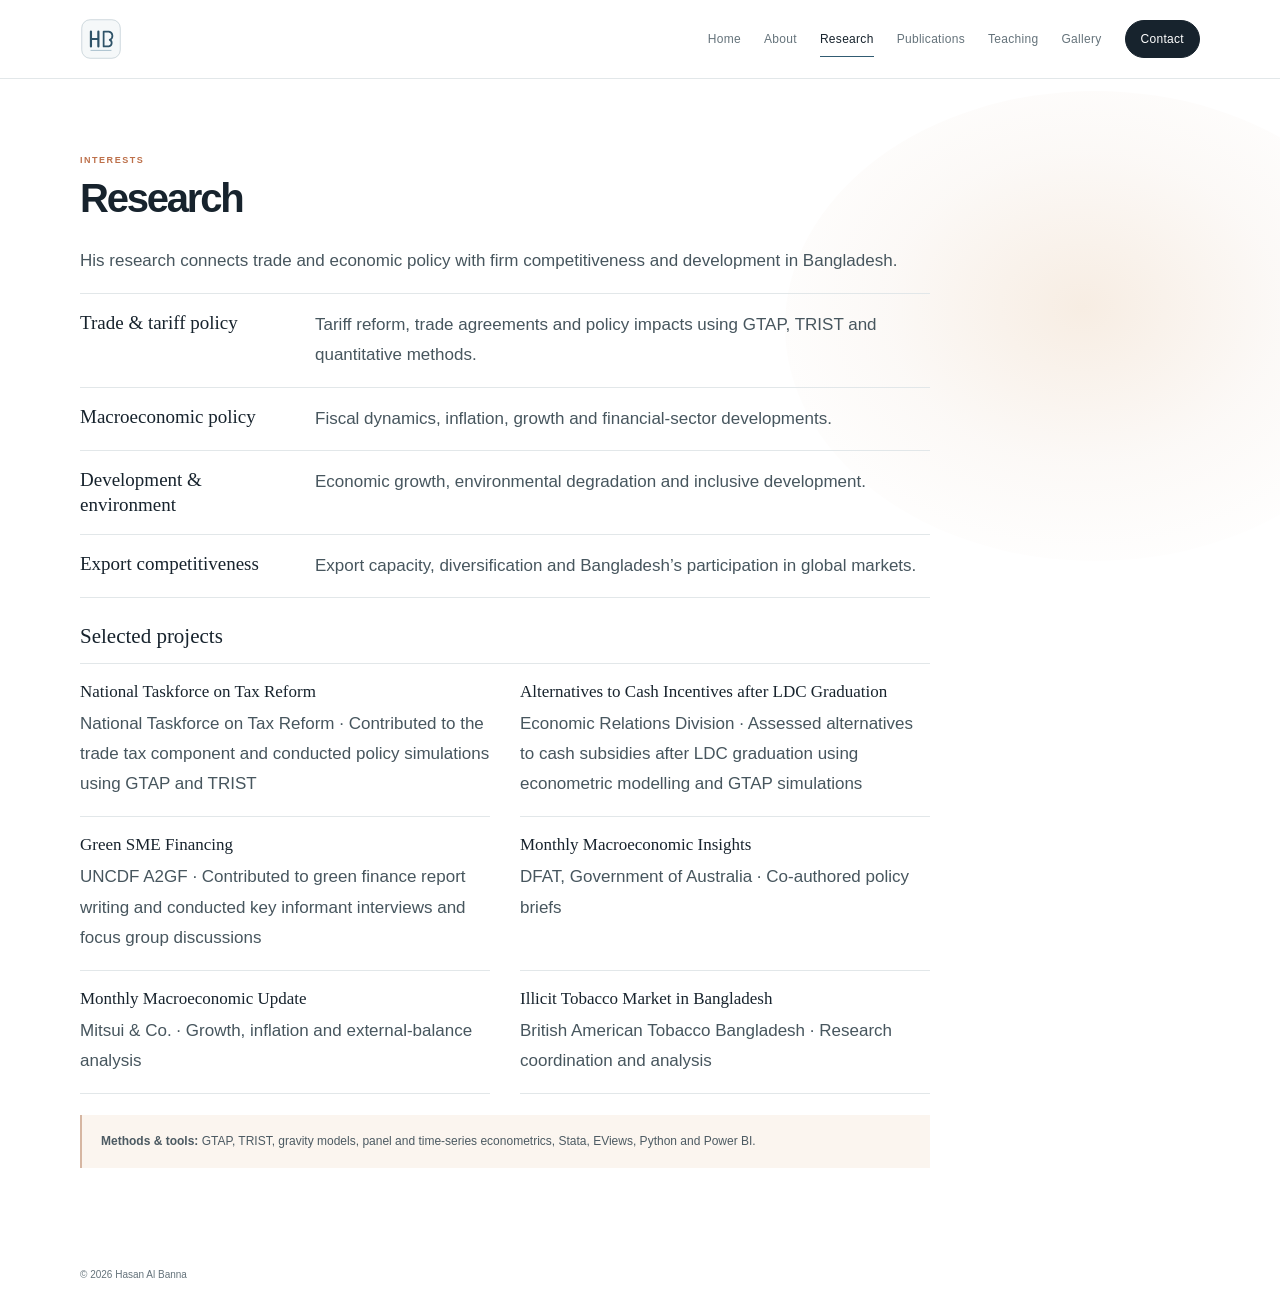
<file: research.html>
<!doctype html>
<html lang="en">
<head>
  <meta charset="utf-8">
  <meta name="viewport" content="width=device-width, initial-scale=1">
  <meta name="theme-color" content="#ffffff">
  <meta name="description" content="Hasan Al Banna’s research interests, selected policy projects, methods and tools.">
  <title>Research | Hasan Al Banna</title>
  <style>:root{--ink:#172630;--muted:#5d6a72;--blue:#2f5368;--line:#e0e6e9;--soft:#f4f7f8;--serif:Georgia,'Times New Roman',serif;--sans:Arial,Helvetica,sans-serif}
    *{box-sizing:border-box}html{scroll-behavior:smooth;scroll-padding-top:86px}body{margin:0;background:#fff;color:var(--ink);font:16px/1.7 var(--sans)}a{color:inherit}a:focus-visible{outline:3px solid #8eb3c9;outline-offset:4px}.wrap{width:min(1120px,calc(100% - 48px));margin:auto}
    .header{position:sticky;top:0;z-index:5;background:rgba(255,255,255,.97);border-bottom:1px solid var(--line)}.nav{min-height:72px;display:flex;align-items:center;justify-content:space-between;gap:26px}.brand{display:inline-flex;align-items:center;justify-content:center;width:38px;height:38px;border:1px solid #c9d4da;border-radius:3px;font:700 11px/1 var(--sans);letter-spacing:.09em;color:var(--blue);text-decoration:none;white-space:nowrap}.navlinks{display:flex;align-items:center;gap:23px}.navlinks a{font-size:12px;text-decoration:none;color:var(--muted)}.navlinks a:hover{color:var(--blue)}.navlinks .contact{border:1px solid #c9d4da;padding:7px 12px;color:var(--ink)}
    .hero{display:grid;grid-template-columns:1.15fr .75fr;gap:78px;align-items:center;padding:78px 0 68px;border-bottom:1px solid var(--line)}.eyebrow,.section-no{font-size:10px;font-weight:700;letter-spacing:.16em;text-transform:uppercase;color:var(--blue)}h1,h2,h3,p{margin-top:0}h1{font:normal clamp(54px,6.8vw,82px)/1 var(--serif);letter-spacing:-.055em;margin:17px 0 20px}h1 span{display:block;color:var(--blue)}.lead{max-width:590px;color:#46545d;font:normal 21px/1.55 var(--serif)}.role{margin-top:25px;border-top:1px solid var(--line);padding-top:15px;color:var(--muted);font-size:13px}.role strong{display:block;color:var(--ink);font-size:15px;font-weight:600}.actions{display:flex;gap:20px;align-items:center;margin-top:26px}.button{display:inline-block;background:var(--ink);color:#fff;text-decoration:none;padding:10px 15px;font-size:12px}.plain-link{color:var(--blue);font-size:12px;text-decoration-thickness:1px;text-underline-offset:4px}.portrait{margin:0}.portrait img{display:block;width:100%;aspect-ratio:1/1;object-fit:cover;object-position:center 27%;background:var(--soft);border:1px solid var(--line);border-radius:50%}.portrait figcaption{padding-top:8px;color:#77838a;font-size:10px}
    .section{padding:68px 0;border-bottom:1px solid var(--line)}.section-layout{display:grid;grid-template-columns:190px 1fr;gap:70px}.section-title{font:normal 29px/1.2 var(--serif);letter-spacing:-.03em}.section-no{display:block;margin-bottom:8px}.copy{max-width:790px}.copy p{font:normal 18px/1.7 var(--serif);color:#394851}.copy p.small{font:12px/1.8 var(--sans);color:var(--muted)}.subhead{font:normal 21px/1.3 var(--serif);margin:25px 0 12px}.timeline{border-top:1px solid var(--line);margin-top:20px}.timeline-row{display:grid;grid-template-columns:1fr 140px;gap:20px;padding:15px 0;border-bottom:1px solid var(--line)}.timeline-row strong{display:block;font:normal 17px/1.35 var(--serif)}.timeline-row small{display:block;color:var(--muted);font-size:11px;margin-top:4px}.date{text-align:right;color:var(--muted);font-size:10px;letter-spacing:.04em;padding-top:2px}.research-list{margin:10px 0 0;border-top:1px solid var(--line)}.research-row{display:grid;grid-template-columns:210px 1fr;gap:25px;padding:16px 0;border-bottom:1px solid var(--line)}.research-row h3{font:normal 19px/1.35 var(--serif);margin:0}.research-row p{font:12px/1.65 var(--sans);color:var(--muted);margin:0}
    .project-list{display:grid;grid-template-columns:1fr 1fr;gap:0 30px;border-top:1px solid var(--line)}.project{padding:17px 0;border-bottom:1px solid var(--line)}.project h3{font:normal 17px/1.35 var(--serif);margin:0 0 5px}.project p{font:11px/1.65 var(--sans);color:var(--muted);margin:0}.publication{padding:19px 0;border-top:1px solid var(--line);display:grid;grid-template-columns:1fr 125px;gap:22px;align-items:start}.publication:last-of-type{border-bottom:1px solid var(--line)}.publication h3{font:normal 20px/1.35 var(--serif);margin:0 0 5px}.publication p{font-size:11px;color:var(--muted);margin:0 0 6px}.pub-meta{text-align:right;text-transform:uppercase;letter-spacing:.08em;font-size:9px!important}.publication a{font-size:11px;color:var(--blue);text-underline-offset:3px}.status{font-size:9px;text-transform:uppercase;letter-spacing:.1em;color:var(--blue);font-weight:bold}.callout{padding:16px 19px;margin-top:21px;background:var(--soft);border-left:2px solid #9db7c7;color:#4c5a62;font-size:12px}
    .teaching-note{padding:17px 20px;background:var(--soft);border-left:2px solid #9db7c7;font:normal 17px/1.5 var(--serif);color:#354650}.teaching-highlight{margin-top:17px;padding:11px 14px;border-left:2px solid #9db7c7;background:var(--soft);color:#46545d;font-size:12px;line-height:1.55}.teaching-highlight strong{color:var(--ink)}.gallery-intro{max-width:650px}.gallery-grid{display:grid;grid-template-columns:repeat(4,minmax(0,1fr));gap:14px;margin-top:24px}.gallery-card{margin:0;overflow:hidden;background:#fff;border:1px solid var(--line)}.gallery-card a{display:block;overflow:hidden;background:var(--soft)}.gallery-card img{display:block;width:100%;aspect-ratio:4/3;object-fit:cover;transition:transform .35s ease}.gallery-card a:hover img{transform:scale(1.035)}.gallery-card figcaption{padding:9px 11px 11px;color:var(--muted);font-size:10px;line-height:1.45}.gallery-card:nth-child(5n+2) img,.gallery-card:nth-child(5n+4) img{aspect-ratio:1/1}.gallery-card:nth-child(8n+1),.gallery-card:nth-child(8n+6){grid-column:span 2}.gallery-card:nth-child(8n+1) img,.gallery-card:nth-child(8n+6) img{aspect-ratio:2/1}.cv-box{border:1px solid var(--line);padding:21px 23px;display:flex;justify-content:space-between;gap:20px;align-items:center}.cv-box strong{font:normal 20px var(--serif)}.cv-box p{font-size:11px;color:var(--muted);margin:5px 0 0}.contact-box{padding:25px;background:var(--soft);display:flex;justify-content:space-between;align-items:center;gap:25px}.contact-box h3{font:normal 25px var(--serif);margin:0 0 5px}.contact-box p{font-size:12px;color:var(--muted);margin:0}.contact-links{display:flex;flex-direction:column;gap:5px}.contact-links a{font-size:12px;color:var(--blue);text-underline-offset:3px}.footer{padding:22px 0 30px;display:flex;justify-content:space-between;gap:20px;color:var(--muted);font-size:10px}.footer a{color:var(--blue)}
    .gallery-heading{display:flex;justify-content:space-between;align-items:end;gap:24px}.gallery-more{white-space:nowrap;margin-bottom:8px}.featured-gallery{grid-template-columns:repeat(3,minmax(0,1fr))}.featured-gallery .gallery-card img{aspect-ratio:4/3}.featured-gallery .gallery-card:nth-child(8n+1),.featured-gallery .gallery-card:nth-child(8n+6){grid-column:auto}.feature-links{display:grid;grid-template-columns:repeat(3,minmax(0,1fr));gap:12px;margin-top:20px}.feature-link{padding:16px;border:1px solid var(--line);text-decoration:none}.feature-link strong{display:block;font:normal 18px/1.3 var(--serif);margin-bottom:5px}.feature-link span{display:block;color:var(--muted);font-size:11px}.social-links{display:flex;gap:18px;margin-top:10px}.gallery-page .gallery-grid{margin-top:25px}.gallery-page .gallery-card:nth-child(8n+1),.gallery-page .gallery-card:nth-child(8n+6){grid-column:span 2}.gallery-page .gallery-lead{max-width:660px}
    @media(max-width:820px){.nav{align-items:flex-start;flex-direction:column;padding:15px 0;gap:11px}.navlinks{max-width:100%;overflow:auto;gap:18px;padding-bottom:4px}.navlinks a{white-space:nowrap}.hero{grid-template-columns:1fr .78fr;gap:35px;padding:55px 0}.section-layout{grid-template-columns:150px 1fr;gap:38px}.research-row{grid-template-columns:165px 1fr}.gallery-grid{grid-template-columns:repeat(3,minmax(0,1fr))}}
    @media(max-width:600px){.wrap{width:calc(100% - 36px)}.hero{grid-template-columns:1fr;gap:24px;padding:42px 0}.hero .portrait{grid-row:1;max-width:360px}.portrait img{aspect-ratio:1/1;object-position:center 26%}.hero-copy{grid-row:2}h1{font-size:56px}.lead{font-size:19px}.section{padding:51px 0}.section-layout{grid-template-columns:1fr;gap:14px}.section-title{font-size:25px}.copy p{font-size:17px}.research-row{grid-template-columns:1fr;gap:4px}.project-list{grid-template-columns:1fr}.publication{grid-template-columns:1fr;gap:5px}.pub-meta{text-align:left;grid-row:1}.timeline-row{grid-template-columns:1fr 105px;gap:12px}.gallery-grid{grid-template-columns:repeat(2,minmax(0,1fr));gap:9px}.feature-links{grid-template-columns:1fr 1fr}.featured-gallery{grid-template-columns:repeat(2,minmax(0,1fr))}.gallery-card:nth-child(8n+1),.gallery-card:nth-child(8n+6){grid-column:span 2}.gallery-card:nth-child(8n+1) img,.gallery-card:nth-child(8n+6) img{aspect-ratio:1.5/1}.gallery-card figcaption{padding:8px;font-size:9px}.cv-box,.contact-box{align-items:flex-start;flex-direction:column;padding:19px}.contact-links{gap:7px}.footer{flex-direction:column;gap:5px}}
    @media(prefers-reduced-motion:reduce){html{scroll-behavior:auto}}
    .section-title{margin:0}
    .navlinks a[aria-current="page"]{color:var(--ink);position:relative}
    .navlinks a[aria-current="page"]::after{content:"";position:absolute;left:0;right:0;bottom:-8px;height:1px;background:var(--blue)}
    .feature-link,.gallery-card,.button{transition:transform .24s ease,box-shadow .24s ease,border-color .24s ease}
    .feature-link:hover{transform:translateY(-3px);border-color:#b7c8d2;box-shadow:0 12px 28px rgba(23,38,48,.07)}
    .gallery-card{border-radius:8px;box-shadow:0 5px 16px rgba(23,38,48,.045)}
    .gallery-card:hover{transform:translateY(-3px);box-shadow:0 12px 28px rgba(23,38,48,.11)}
    .button:hover{transform:translateY(-2px);box-shadow:0 7px 16px rgba(23,38,48,.14)}
    .reveal{opacity:0;transform:translateY(14px);transition:opacity .6s ease,transform .6s cubic-bezier(.2,.7,.2,1)}
    .reveal.is-visible{opacity:1;transform:translateY(0)}
    .photo-viewer{width:min(980px,calc(100vw - 28px));max-width:none;max-height:calc(100vh - 28px);padding:0;border:0;border-radius:12px;background:#fff;color:var(--ink);box-shadow:0 24px 80px rgba(0,0,0,.3);overflow:hidden}
    .photo-viewer::backdrop{background:rgba(14,25,33,.78);backdrop-filter:blur(4px)}
    .viewer-top{display:flex;justify-content:space-between;align-items:center;padding:11px 16px;border-bottom:1px solid var(--line);font-size:11px;color:var(--muted)}
    .viewer-button{border:1px solid #d7e0e4;background:#fff;color:var(--ink);border-radius:999px;min-width:38px;min-height:38px;font:inherit;cursor:pointer}
    .viewer-button:hover{background:var(--soft)}
    .viewer-close{padding:0 14px}
    .viewer-stage{position:relative;display:flex;align-items:center;justify-content:center;background:#111a20}
    .viewer-stage img{display:block;width:100%;height:min(72vh,720px);object-fit:contain}
    .viewer-arrow{position:absolute;top:50%;transform:translateY(-50%);background:rgba(255,255,255,.94);font-size:20px}
    .viewer-prev{left:14px}.viewer-next{right:14px}
    .viewer-caption{padding:12px 16px;margin:0;color:var(--muted);font-size:12px}
    @media(prefers-reduced-motion:reduce){.feature-link,.gallery-card,.button,.reveal{transition:none}.reveal{opacity:1;transform:none}}

    .experience-list{border-top:1px solid var(--line);margin-top:20px}.experience-group{border-top:1px solid var(--line);padding:0 0 4px}.experience-heading{display:flex;justify-content:space-between;align-items:baseline;gap:18px;padding:12px 0 4px}.experience-heading strong{font:normal 17px/1.35 var(--serif)}.experience-heading span{font-size:10px;letter-spacing:.04em;text-align:right;color:var(--muted)}.experience-group .timeline-row{padding:12px 0}.office-address{font-style:normal;display:flex;flex-direction:column;gap:2px;color:var(--muted);font-size:11px;line-height:1.55;max-width:300px}.office-address strong{font:normal 16px/1.3 var(--serif);color:var(--ink);margin-bottom:3px}.contact-box{align-items:flex-start}</style><link rel="stylesheet" href="assets/section-flow.css?v=desktop-role-side-glow-v2">
</head>
<body><header class="header"><nav class="nav wrap" aria-label="Main navigation"><a class="brand" href="index.html#home" aria-label="Hasan Al Banna home"><img class="brand-logo" src="assets/hab-logo.svg" alt=""></a><div class="navlinks"><a href="index.html#home">Home</a><a href="about.html">About</a><a href="research.html" aria-current="page">Research</a><a href="publications.html">Publications</a><a href="teaching.html">Teaching</a><a href="gallery.html">Gallery</a><a href="cv.html">CV</a><a class="contact" href="index.html#contact">Contact</a></div></nav></header><main><section class="section" id="research"><div class="wrap section-layout"><h1 class="section-title"><span class="section-no">Interests</span>Research</h1><div class="copy"><p>His research connects trade and economic policy with firm competitiveness and development in Bangladesh.</p><div class="research-list"><article class="research-row"><h3>Trade &amp; tariff policy</h3><p>Tariff reform, trade agreements and policy impacts using GTAP, TRIST and quantitative methods.</p></article><article class="research-row"><h3>Macroeconomic policy</h3><p>Fiscal dynamics, inflation, growth and financial-sector developments.</p></article><article class="research-row"><h3>Development &amp; environment</h3><p>Economic growth, environmental degradation and inclusive development.</p></article><article class="research-row"><h3>Export competitiveness</h3><p>Export capacity, diversification and Bangladesh’s participation in global markets.</p></article></div><h3 class="subhead">Selected projects</h3><div class="project-list"><article class="project"><h3>National Taskforce on Tax Reform</h3><p>National Taskforce on Tax Reform · Contributed to the trade tax component and conducted policy simulations using GTAP and TRIST</p></article><article class="project"><h3>Alternatives to Cash Incentives after LDC Graduation</h3><p>Economic Relations Division · Assessed alternatives to cash subsidies after LDC graduation using econometric modelling and GTAP simulations</p></article><article class="project"><h3>Green SME Financing</h3><p>UNCDF A2GF · Contributed to green finance report writing and conducted key informant interviews and focus group discussions</p></article><article class="project"><h3>Monthly Macroeconomic Insights</h3><p>DFAT, Government of Australia · Co-authored policy briefs</p></article><article class="project"><h3>Monthly Macroeconomic Update</h3><p>Mitsui &amp; Co. · Growth, inflation and external-balance analysis</p></article><article class="project"><h3>Illicit Tobacco Market in Bangladesh</h3><p>British American Tobacco Bangladesh · Research coordination and analysis</p></article></div><div class="callout"><strong>Methods &amp; tools:</strong> GTAP, TRIST, gravity models, panel and time-series econometrics, Stata, EViews, Python and Power BI.</div></div></div></section></main><footer class="wrap footer"><span>© 2026 Hasan Al Banna</span></footer><dialog class="photo-viewer" id="photo-viewer" aria-label="Photo viewer"><div class="viewer-top"><span class="viewer-count" aria-live="polite">Photo</span><button class="viewer-button viewer-close" type="button" data-viewer-close aria-label="Close photo viewer">Close ×</button></div><div class="viewer-stage"><button class="viewer-button viewer-arrow viewer-prev" type="button" data-viewer-prev aria-label="Previous photo">‹</button><img alt=""><button class="viewer-button viewer-arrow viewer-next" type="button" data-viewer-next aria-label="Next photo">›</button></div><p class="viewer-caption"></p></dialog><script>
(()=>{const dialog=document.getElementById("photo-viewer");if(!dialog)return;const links=[...document.querySelectorAll(".gallery-card a")];if(!links.length)return;const image=dialog.querySelector("img"),caption=dialog.querySelector(".viewer-caption"),count=dialog.querySelector(".viewer-count");let current=0;function show(i){current=(i+links.length)%links.length;const link=links[current],thumb=link.querySelector("img");image.src=link.href;image.alt=thumb?.alt||"";caption.textContent=link.closest("figure")?.querySelector("figcaption")?.textContent||image.alt;count.textContent=(current+1)+" / "+links.length;if(!dialog.open)dialog.showModal()}links.forEach((link,i)=>link.addEventListener("click",event=>{event.preventDefault();show(i)}));dialog.querySelector("[data-viewer-close]").addEventListener("click",()=>dialog.close());dialog.querySelector("[data-viewer-prev]").addEventListener("click",()=>show(current-1));dialog.querySelector("[data-viewer-next]").addEventListener("click",()=>show(current+1));dialog.addEventListener("click",event=>{if(event.target===dialog)dialog.close()});document.addEventListener("keydown",event=>{if(!dialog.open)return;if(event.key==="ArrowRight")show(current+1);if(event.key==="ArrowLeft")show(current-1)});if(!matchMedia("(prefers-reduced-motion: reduce)").matches&&"IntersectionObserver"in window){const items=[...document.querySelectorAll("main .section,main .feature-link,main .gallery-card")];items.forEach(item=>item.classList.add("reveal"));const observer=new IntersectionObserver(entries=>entries.forEach(entry=>{if(entry.isIntersecting){entry.target.classList.add("is-visible");observer.unobserve(entry.target)}}),{threshold:.08,rootMargin:"0px 0px -24px 0px"});items.forEach(item=>observer.observe(item))}})();
</script><script src="assets/section-flow.js" defer></script></body></html>
</file>
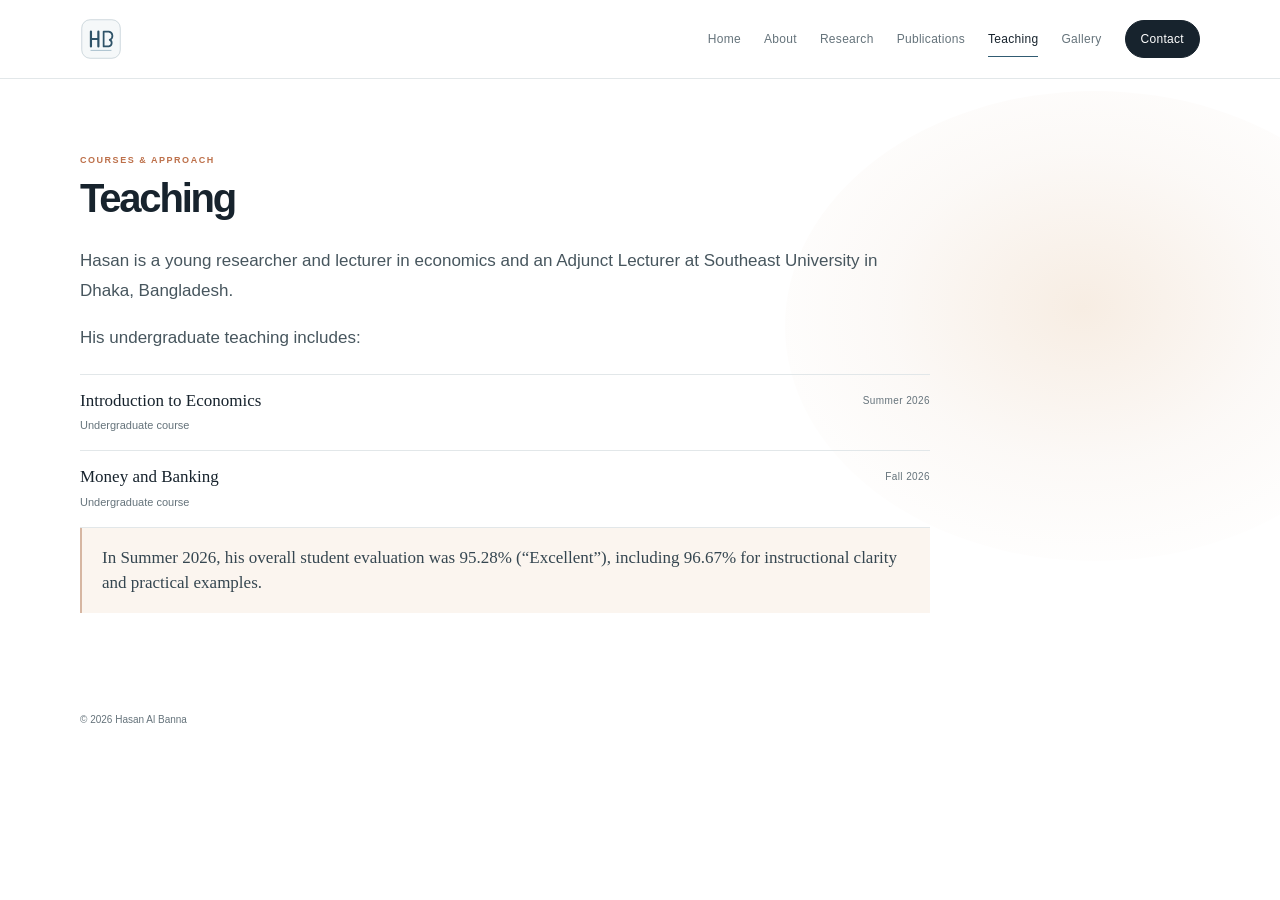
<file: teaching.html>
<!doctype html>
<html lang="en">
<head>
  <meta charset="utf-8">
  <meta name="viewport" content="width=device-width, initial-scale=1">
  <meta name="theme-color" content="#ffffff">
  <meta name="description" content="Courses and student evaluation for Hasan Al Banna’s undergraduate teaching at Southeast University.">
  <title>Teaching | Hasan Al Banna</title>
  <style>:root{--ink:#172630;--muted:#5d6a72;--blue:#2f5368;--line:#e0e6e9;--soft:#f4f7f8;--serif:Georgia,'Times New Roman',serif;--sans:Arial,Helvetica,sans-serif}
    *{box-sizing:border-box}html{scroll-behavior:smooth;scroll-padding-top:86px}body{margin:0;background:#fff;color:var(--ink);font:16px/1.7 var(--sans)}a{color:inherit}a:focus-visible{outline:3px solid #8eb3c9;outline-offset:4px}.wrap{width:min(1120px,calc(100% - 48px));margin:auto}
    .header{position:sticky;top:0;z-index:5;background:rgba(255,255,255,.97);border-bottom:1px solid var(--line)}.nav{min-height:72px;display:flex;align-items:center;justify-content:space-between;gap:26px}.brand{display:inline-flex;align-items:center;justify-content:center;width:38px;height:38px;border:1px solid #c9d4da;border-radius:3px;font:700 11px/1 var(--sans);letter-spacing:.09em;color:var(--blue);text-decoration:none;white-space:nowrap}.navlinks{display:flex;align-items:center;gap:23px}.navlinks a{font-size:12px;text-decoration:none;color:var(--muted)}.navlinks a:hover{color:var(--blue)}.navlinks .contact{border:1px solid #c9d4da;padding:7px 12px;color:var(--ink)}
    .hero{display:grid;grid-template-columns:1.15fr .75fr;gap:78px;align-items:center;padding:78px 0 68px;border-bottom:1px solid var(--line)}.eyebrow,.section-no{font-size:10px;font-weight:700;letter-spacing:.16em;text-transform:uppercase;color:var(--blue)}h1,h2,h3,p{margin-top:0}h1{font:normal clamp(54px,6.8vw,82px)/1 var(--serif);letter-spacing:-.055em;margin:17px 0 20px}h1 span{display:block;color:var(--blue)}.lead{max-width:590px;color:#46545d;font:normal 21px/1.55 var(--serif)}.role{margin-top:25px;border-top:1px solid var(--line);padding-top:15px;color:var(--muted);font-size:13px}.role strong{display:block;color:var(--ink);font-size:15px;font-weight:600}.actions{display:flex;gap:20px;align-items:center;margin-top:26px}.button{display:inline-block;background:var(--ink);color:#fff;text-decoration:none;padding:10px 15px;font-size:12px}.plain-link{color:var(--blue);font-size:12px;text-decoration-thickness:1px;text-underline-offset:4px}.portrait{margin:0}.portrait img{display:block;width:100%;aspect-ratio:1/1;object-fit:cover;object-position:center 27%;background:var(--soft);border:1px solid var(--line);border-radius:50%}.portrait figcaption{padding-top:8px;color:#77838a;font-size:10px}
    .section{padding:68px 0;border-bottom:1px solid var(--line)}.section-layout{display:grid;grid-template-columns:190px 1fr;gap:70px}.section-title{font:normal 29px/1.2 var(--serif);letter-spacing:-.03em}.section-no{display:block;margin-bottom:8px}.copy{max-width:790px}.copy p{font:normal 18px/1.7 var(--serif);color:#394851}.copy p.small{font:12px/1.8 var(--sans);color:var(--muted)}.subhead{font:normal 21px/1.3 var(--serif);margin:25px 0 12px}.timeline{border-top:1px solid var(--line);margin-top:20px}.timeline-row{display:grid;grid-template-columns:1fr 140px;gap:20px;padding:15px 0;border-bottom:1px solid var(--line)}.timeline-row strong{display:block;font:normal 17px/1.35 var(--serif)}.timeline-row small{display:block;color:var(--muted);font-size:11px;margin-top:4px}.date{text-align:right;color:var(--muted);font-size:10px;letter-spacing:.04em;padding-top:2px}.research-list{margin:10px 0 0;border-top:1px solid var(--line)}.research-row{display:grid;grid-template-columns:210px 1fr;gap:25px;padding:16px 0;border-bottom:1px solid var(--line)}.research-row h3{font:normal 19px/1.35 var(--serif);margin:0}.research-row p{font:12px/1.65 var(--sans);color:var(--muted);margin:0}
    .project-list{display:grid;grid-template-columns:1fr 1fr;gap:0 30px;border-top:1px solid var(--line)}.project{padding:17px 0;border-bottom:1px solid var(--line)}.project h3{font:normal 17px/1.35 var(--serif);margin:0 0 5px}.project p{font:11px/1.65 var(--sans);color:var(--muted);margin:0}.publication{padding:19px 0;border-top:1px solid var(--line);display:grid;grid-template-columns:1fr 125px;gap:22px;align-items:start}.publication:last-of-type{border-bottom:1px solid var(--line)}.publication h3{font:normal 20px/1.35 var(--serif);margin:0 0 5px}.publication p{font-size:11px;color:var(--muted);margin:0 0 6px}.pub-meta{text-align:right;text-transform:uppercase;letter-spacing:.08em;font-size:9px!important}.publication a{font-size:11px;color:var(--blue);text-underline-offset:3px}.status{font-size:9px;text-transform:uppercase;letter-spacing:.1em;color:var(--blue);font-weight:bold}.callout{padding:16px 19px;margin-top:21px;background:var(--soft);border-left:2px solid #9db7c7;color:#4c5a62;font-size:12px}
    .teaching-note{padding:17px 20px;background:var(--soft);border-left:2px solid #9db7c7;font:normal 17px/1.5 var(--serif);color:#354650}.teaching-highlight{margin-top:17px;padding:11px 14px;border-left:2px solid #9db7c7;background:var(--soft);color:#46545d;font-size:12px;line-height:1.55}.teaching-highlight strong{color:var(--ink)}.gallery-intro{max-width:650px}.gallery-grid{display:grid;grid-template-columns:repeat(4,minmax(0,1fr));gap:14px;margin-top:24px}.gallery-card{margin:0;overflow:hidden;background:#fff;border:1px solid var(--line)}.gallery-card a{display:block;overflow:hidden;background:var(--soft)}.gallery-card img{display:block;width:100%;aspect-ratio:4/3;object-fit:cover;transition:transform .35s ease}.gallery-card a:hover img{transform:scale(1.035)}.gallery-card figcaption{padding:9px 11px 11px;color:var(--muted);font-size:10px;line-height:1.45}.gallery-card:nth-child(5n+2) img,.gallery-card:nth-child(5n+4) img{aspect-ratio:1/1}.gallery-card:nth-child(8n+1),.gallery-card:nth-child(8n+6){grid-column:span 2}.gallery-card:nth-child(8n+1) img,.gallery-card:nth-child(8n+6) img{aspect-ratio:2/1}.cv-box{border:1px solid var(--line);padding:21px 23px;display:flex;justify-content:space-between;gap:20px;align-items:center}.cv-box strong{font:normal 20px var(--serif)}.cv-box p{font-size:11px;color:var(--muted);margin:5px 0 0}.contact-box{padding:25px;background:var(--soft);display:flex;justify-content:space-between;align-items:center;gap:25px}.contact-box h3{font:normal 25px var(--serif);margin:0 0 5px}.contact-box p{font-size:12px;color:var(--muted);margin:0}.contact-links{display:flex;flex-direction:column;gap:5px}.contact-links a{font-size:12px;color:var(--blue);text-underline-offset:3px}.footer{padding:22px 0 30px;display:flex;justify-content:space-between;gap:20px;color:var(--muted);font-size:10px}.footer a{color:var(--blue)}
    .gallery-heading{display:flex;justify-content:space-between;align-items:end;gap:24px}.gallery-more{white-space:nowrap;margin-bottom:8px}.featured-gallery{grid-template-columns:repeat(3,minmax(0,1fr))}.featured-gallery .gallery-card img{aspect-ratio:4/3}.featured-gallery .gallery-card:nth-child(8n+1),.featured-gallery .gallery-card:nth-child(8n+6){grid-column:auto}.feature-links{display:grid;grid-template-columns:repeat(3,minmax(0,1fr));gap:12px;margin-top:20px}.feature-link{padding:16px;border:1px solid var(--line);text-decoration:none}.feature-link strong{display:block;font:normal 18px/1.3 var(--serif);margin-bottom:5px}.feature-link span{display:block;color:var(--muted);font-size:11px}.social-links{display:flex;gap:18px;margin-top:10px}.gallery-page .gallery-grid{margin-top:25px}.gallery-page .gallery-card:nth-child(8n+1),.gallery-page .gallery-card:nth-child(8n+6){grid-column:span 2}.gallery-page .gallery-lead{max-width:660px}
    @media(max-width:820px){.nav{align-items:flex-start;flex-direction:column;padding:15px 0;gap:11px}.navlinks{max-width:100%;overflow:auto;gap:18px;padding-bottom:4px}.navlinks a{white-space:nowrap}.hero{grid-template-columns:1fr .78fr;gap:35px;padding:55px 0}.section-layout{grid-template-columns:150px 1fr;gap:38px}.research-row{grid-template-columns:165px 1fr}.gallery-grid{grid-template-columns:repeat(3,minmax(0,1fr))}}
    @media(max-width:600px){.wrap{width:calc(100% - 36px)}.hero{grid-template-columns:1fr;gap:24px;padding:42px 0}.hero .portrait{grid-row:1;max-width:360px}.portrait img{aspect-ratio:1/1;object-position:center 26%}.hero-copy{grid-row:2}h1{font-size:56px}.lead{font-size:19px}.section{padding:51px 0}.section-layout{grid-template-columns:1fr;gap:14px}.section-title{font-size:25px}.copy p{font-size:17px}.research-row{grid-template-columns:1fr;gap:4px}.project-list{grid-template-columns:1fr}.publication{grid-template-columns:1fr;gap:5px}.pub-meta{text-align:left;grid-row:1}.timeline-row{grid-template-columns:1fr 105px;gap:12px}.gallery-grid{grid-template-columns:repeat(2,minmax(0,1fr));gap:9px}.feature-links{grid-template-columns:1fr 1fr}.featured-gallery{grid-template-columns:repeat(2,minmax(0,1fr))}.gallery-card:nth-child(8n+1),.gallery-card:nth-child(8n+6){grid-column:span 2}.gallery-card:nth-child(8n+1) img,.gallery-card:nth-child(8n+6) img{aspect-ratio:1.5/1}.gallery-card figcaption{padding:8px;font-size:9px}.cv-box,.contact-box{align-items:flex-start;flex-direction:column;padding:19px}.contact-links{gap:7px}.footer{flex-direction:column;gap:5px}}
    @media(prefers-reduced-motion:reduce){html{scroll-behavior:auto}}
    .section-title{margin:0}
    .navlinks a[aria-current="page"]{color:var(--ink);position:relative}
    .navlinks a[aria-current="page"]::after{content:"";position:absolute;left:0;right:0;bottom:-8px;height:1px;background:var(--blue)}
    .feature-link,.gallery-card,.button{transition:transform .24s ease,box-shadow .24s ease,border-color .24s ease}
    .feature-link:hover{transform:translateY(-3px);border-color:#b7c8d2;box-shadow:0 12px 28px rgba(23,38,48,.07)}
    .gallery-card{border-radius:8px;box-shadow:0 5px 16px rgba(23,38,48,.045)}
    .gallery-card:hover{transform:translateY(-3px);box-shadow:0 12px 28px rgba(23,38,48,.11)}
    .button:hover{transform:translateY(-2px);box-shadow:0 7px 16px rgba(23,38,48,.14)}
    .reveal{opacity:0;transform:translateY(14px);transition:opacity .6s ease,transform .6s cubic-bezier(.2,.7,.2,1)}
    .reveal.is-visible{opacity:1;transform:translateY(0)}
    .photo-viewer{width:min(980px,calc(100vw - 28px));max-width:none;max-height:calc(100vh - 28px);padding:0;border:0;border-radius:12px;background:#fff;color:var(--ink);box-shadow:0 24px 80px rgba(0,0,0,.3);overflow:hidden}
    .photo-viewer::backdrop{background:rgba(14,25,33,.78);backdrop-filter:blur(4px)}
    .viewer-top{display:flex;justify-content:space-between;align-items:center;padding:11px 16px;border-bottom:1px solid var(--line);font-size:11px;color:var(--muted)}
    .viewer-button{border:1px solid #d7e0e4;background:#fff;color:var(--ink);border-radius:999px;min-width:38px;min-height:38px;font:inherit;cursor:pointer}
    .viewer-button:hover{background:var(--soft)}
    .viewer-close{padding:0 14px}
    .viewer-stage{position:relative;display:flex;align-items:center;justify-content:center;background:#111a20}
    .viewer-stage img{display:block;width:100%;height:min(72vh,720px);object-fit:contain}
    .viewer-arrow{position:absolute;top:50%;transform:translateY(-50%);background:rgba(255,255,255,.94);font-size:20px}
    .viewer-prev{left:14px}.viewer-next{right:14px}
    .viewer-caption{padding:12px 16px;margin:0;color:var(--muted);font-size:12px}
    @media(prefers-reduced-motion:reduce){.feature-link,.gallery-card,.button,.reveal{transition:none}.reveal{opacity:1;transform:none}}

    .experience-list{border-top:1px solid var(--line);margin-top:20px}.experience-group{border-top:1px solid var(--line);padding:0 0 4px}.experience-heading{display:flex;justify-content:space-between;align-items:baseline;gap:18px;padding:12px 0 4px}.experience-heading strong{font:normal 17px/1.35 var(--serif)}.experience-heading span{font-size:10px;letter-spacing:.04em;text-align:right;color:var(--muted)}.experience-group .timeline-row{padding:12px 0}.office-address{font-style:normal;display:flex;flex-direction:column;gap:2px;color:var(--muted);font-size:11px;line-height:1.55;max-width:300px}.office-address strong{font:normal 16px/1.3 var(--serif);color:var(--ink);margin-bottom:3px}.contact-box{align-items:flex-start}</style><link rel="stylesheet" href="assets/section-flow.css?v=desktop-role-side-glow-v2">
</head>
<body><header class="header"><nav class="nav wrap" aria-label="Main navigation"><a class="brand" href="index.html#home" aria-label="Hasan Al Banna home"><img class="brand-logo" src="assets/hab-logo.svg" alt=""></a><div class="navlinks"><a href="index.html#home">Home</a><a href="about.html">About</a><a href="research.html">Research</a><a href="publications.html">Publications</a><a href="teaching.html" aria-current="page">Teaching</a><a href="gallery.html">Gallery</a><a href="cv.html">CV</a><a class="contact" href="index.html#contact">Contact</a></div></nav></header><main><section class="section" id="teaching"><div class="wrap section-layout"><h1 class="section-title"><span class="section-no">Courses &amp; approach</span>Teaching</h1><div class="copy"><p>Hasan is a young researcher and lecturer in economics and an Adjunct Lecturer at Southeast University in Dhaka, Bangladesh.</p><p>His undergraduate teaching includes:</p><div class="timeline"><div class="timeline-row"><div><strong>Introduction to Economics</strong><small>Undergraduate course</small></div><div class="date">Summer 2026</div></div><div class="timeline-row"><div><strong>Money and Banking</strong><small>Undergraduate course</small></div><div class="date">Fall 2026</div></div></div><div class="teaching-note">In Summer 2026, his overall student evaluation was 95.28% (“Excellent”), including 96.67% for instructional clarity and practical examples.</div></div></div></section></main><footer class="wrap footer"><span>© 2026 Hasan Al Banna</span></footer><dialog class="photo-viewer" id="photo-viewer" aria-label="Photo viewer"><div class="viewer-top"><span class="viewer-count" aria-live="polite">Photo</span><button class="viewer-button viewer-close" type="button" data-viewer-close aria-label="Close photo viewer">Close ×</button></div><div class="viewer-stage"><button class="viewer-button viewer-arrow viewer-prev" type="button" data-viewer-prev aria-label="Previous photo">‹</button><img alt=""><button class="viewer-button viewer-arrow viewer-next" type="button" data-viewer-next aria-label="Next photo">›</button></div><p class="viewer-caption"></p></dialog><script>
(()=>{const dialog=document.getElementById("photo-viewer");if(!dialog)return;const links=[...document.querySelectorAll(".gallery-card a")];if(!links.length)return;const image=dialog.querySelector("img"),caption=dialog.querySelector(".viewer-caption"),count=dialog.querySelector(".viewer-count");let current=0;function show(i){current=(i+links.length)%links.length;const link=links[current],thumb=link.querySelector("img");image.src=link.href;image.alt=thumb?.alt||"";caption.textContent=link.closest("figure")?.querySelector("figcaption")?.textContent||image.alt;count.textContent=(current+1)+" / "+links.length;if(!dialog.open)dialog.showModal()}links.forEach((link,i)=>link.addEventListener("click",event=>{event.preventDefault();show(i)}));dialog.querySelector("[data-viewer-close]").addEventListener("click",()=>dialog.close());dialog.querySelector("[data-viewer-prev]").addEventListener("click",()=>show(current-1));dialog.querySelector("[data-viewer-next]").addEventListener("click",()=>show(current+1));dialog.addEventListener("click",event=>{if(event.target===dialog)dialog.close()});document.addEventListener("keydown",event=>{if(!dialog.open)return;if(event.key==="ArrowRight")show(current+1);if(event.key==="ArrowLeft")show(current-1)});if(!matchMedia("(prefers-reduced-motion: reduce)").matches&&"IntersectionObserver"in window){const items=[...document.querySelectorAll("main .section,main .feature-link,main .gallery-card")];items.forEach(item=>item.classList.add("reveal"));const observer=new IntersectionObserver(entries=>entries.forEach(entry=>{if(entry.isIntersecting){entry.target.classList.add("is-visible");observer.unobserve(entry.target)}}),{threshold:.08,rootMargin:"0px 0px -24px 0px"});items.forEach(item=>observer.observe(item))}})();
</script><script src="assets/section-flow.js" defer></script></body></html>
</file>
<file: assets/section-flow.css>
/* Soft section rhythm and restrained motion across the profile */
:root{--flow-paper:#f5f8f9;--flow-blue:rgba(191,215,226,.28)}
main>.section{position:relative;isolation:isolate;border-bottom:0!important;transition:background-color .35s ease}
main>.section:nth-of-type(even){background:radial-gradient(ellipse at 10% 8%,var(--flow-blue),transparent 42%),linear-gradient(125deg,#f7f9fa 0%,#fbfcfc 70%,#fff 100%)}
main>.section:nth-of-type(even)::before{content:"";position:absolute;z-index:-1;pointer-events:none;width:min(34vw,420px);height:min(34vw,420px);right:-10vw;top:-18%;border-radius:50%;background:radial-gradient(circle,rgba(198,219,228,.16),rgba(198,219,228,0) 70%)}
.section-flow-in{opacity:0;transform:translateY(18px);transition:opacity .72s ease,transform .72s cubic-bezier(.2,.72,.22,1);transition-delay:var(--flow-delay,0ms)}
.section-flow-in.is-visible{opacity:1;transform:translateY(0)}
.project,.research-row,.publication,.feature-link,.gallery-card{transition:transform .28s ease,box-shadow .28s ease,background-color .28s ease,border-color .28s ease}
.project:hover,.research-row:hover,.publication:hover{transform:translateY(-2px)}
.project:hover h3,.research-row:hover h3,.publication:hover h3{color:var(--blue)}
@media(max-width:600px){main>.section:nth-of-type(even)::before{width:230px;height:230px;right:-95px;top:-4%}}
@media(prefers-reduced-motion:reduce){main>.section,.section-flow-in,.project,.research-row,.publication,.feature-link,.gallery-card{transition:none!important}.section-flow-in{opacity:1;transform:none}}



/* HAB monogram and slow ambient motion */
.brand{width:42px!important;height:42px!important;min-width:42px;min-height:42px;border:0!important;border-radius:0!important;padding:0;display:inline-flex!important;align-items:center;justify-content:center;text-decoration:none!important;color:var(--ink)!important;white-space:nowrap}
.brand-logo{display:block;width:42px;height:42px;object-fit:contain;transform-origin:center;animation:hab-drift 7s ease-in-out infinite}
@keyframes hab-drift{0%,100%{transform:translateY(0);filter:drop-shadow(0 0 0 rgba(47,83,104,0))}50%{transform:translateY(-2px);filter:drop-shadow(0 4px 5px rgba(47,83,104,.15))}}
@media(prefers-reduced-motion:reduce){.brand-logo{animation:none}}


/* Keep the page and compact navigation from scrolling sideways */
html{max-width:100%;overflow-x:hidden}
body,main{max-width:100%;overflow-x:clip}
@media(max-width:820px){.navlinks{width:100%;max-width:100%;overflow:visible!important;flex-wrap:wrap;gap:8px 18px;padding-bottom:0}.navlinks a{white-space:normal!important}}
/* Keep email visually separated from its prompt */
.email-contact{display:flex;flex-direction:column;align-items:flex-start;gap:7px;margin-top:13px;padding-top:11px;border-top:1px solid var(--line)}
.email-contact span{font-size:10px;letter-spacing:.08em;text-transform:uppercase;color:var(--muted)}
.email-contact a{font-size:12px;color:var(--blue);text-underline-offset:3px}

/* Let the header scroll away with the page on every screen */
.header{position:static!important;top:auto!important;z-index:auto!important}

/* Keep the complete mobile navigation on one row */
@media(max-width:600px){.navlinks{width:100%;max-width:100%;flex-wrap:nowrap;justify-content:space-between;gap:2px;overflow:visible!important}.navlinks a{font-size:clamp(9px,2.9vw,10px)!important;white-space:nowrap!important}.navlinks a[href="index.html#home"]{display:none}.navlinks .contact{padding:2px 4px}}

/* Brief entrance animation for the homepage profile photo */
@keyframes profile-photo-fade{from{opacity:0;transform:translateY(10px) scale(.985)}to{opacity:1;transform:translateY(0) scale(1)}}
.hero .portrait{animation:profile-photo-fade .9s ease-out .12s both}
@media(prefers-reduced-motion:reduce){.hero .portrait{animation:none}}

@media(max-width:600px){.hero .portrait{max-width:270px!important;justify-self:center}}

#contact .section-layout{align-items:start}#contact .contact-box{align-items:flex-start;margin-top:0}#contact .office-address{margin-top:0}


/* Mix Liberty inspired profile refresh */:root{--ink:#17232d;--muted:#65737b;--blue:#315b72;--line:#e2e7e9;--soft:#f6f7f6;--accent:#bd704a;--accent-soft:#f4e9e1}.nav{min-height:78px}.navlinks a{font-size:12px;letter-spacing:.025em}.navlinks .contact{border-radius:999px;padding:8px 15px;background:var(--ink);color:white;border-color:var(--ink)}.navlinks .contact:hover{background:var(--blue);color:white}.hero{position:relative;grid-template-columns:1fr .88fr;gap:clamp(44px,8vw,108px);padding:84px 0 86px;border:0;min-height:600px}.hero:before{content:"";position:absolute;z-index:-1;top:26px;right:-7vw;width:46vw;height:calc(100% - 50px);border-radius:48% 0 0 48%;background:radial-gradient(ellipse at 72% 36%,#f4e6d8 0%,#f8f2ed 48%,rgba(248,242,237,0) 76%)}.hero-copy{position:relative;z-index:1}.eyebrow{color:var(--accent);letter-spacing:.14em}h1{font-family:var(--sans);font-weight:700;letter-spacing:-.075em;font-size:clamp(60px,7.5vw,100px);line-height:.93;margin:18px 0 23px}h1 span{color:var(--blue)}.lead{max-width:555px;font:400 clamp(19px,2vw,23px)/1.55 var(--sans);letter-spacing:-.025em;color:#495963}.role{border:0;padding:0;margin-top:28px;display:grid;gap:11px}.role-item{display:flex;align-items:center;gap:12px;font-size:12px;color:var(--muted)}.role-mark{display:grid;place-items:center;width:30px;height:30px;border-radius:50%;background:var(--accent-soft);color:var(--accent);font-size:9px;font-weight:700}.role-item strong{font-size:13px}.role-item a,.role-item div>span{display:block;color:var(--muted);font-size:11px;text-decoration:none}.role-item a:hover{color:var(--blue);text-decoration:underline}.actions{gap:24px;margin-top:27px}.button{border-radius:999px;padding:12px 19px;background:var(--blue);font-size:12px;font-weight:600;box-shadow:0 8px 22px rgba(49,91,114,.15)}.plain-link{font-size:12px;font-weight:600}.hero-topics{display:flex;flex-wrap:wrap;gap:8px;margin-top:30px}.hero-topics span{border:1px solid #e2e6e7;border-radius:999px;padding:5px 10px;color:#607078;background:rgba(255,255,255,.76);font-size:9px;letter-spacing:.035em}.hero-portrait{position:relative;width:100%;max-width:460px;justify-self:end;isolation:isolate}.hero-portrait:before{content:"";position:absolute;z-index:-1;inset:18px -15px -16px 16px;border-radius:20px;background:var(--blue)}.hero-portrait>img{width:100%;aspect-ratio:4/5;object-fit:cover;object-position:center 29%;border:0;border-radius:17px;box-shadow:0 24px 60px rgba(25,42,52,.16)}.portrait-label{position:absolute;left:16px;top:16px;padding:9px 12px;border-radius:999px;background:rgba(255,255,255,.93);backdrop-filter:blur(8px);font-size:9px;color:var(--ink);letter-spacing:.04em}.portrait-dot{display:inline-block;width:7px;height:7px;border-radius:50%;background:#649777;margin-right:7px}.office-card{position:absolute;right:-25px;bottom:29px;width:148px;padding:6px 6px 8px;border-radius:12px;background:#fff;box-shadow:0 14px 38px rgba(23,38,48,.18);transform:rotate(3deg)}.office-card img{display:block;width:100%;height:92px;object-fit:cover;object-position:center 44%;border-radius:8px}.office-card span{display:block;padding:6px 4px 0;font-size:9px;font-weight:600;color:var(--ink)}.portrait-index{position:absolute;right:2px;top:-27px;color:var(--blue);font-size:9px;letter-spacing:.14em}.section{padding:76px 0;border:0}.section-layout{grid-template-columns:1fr;gap:24px}.section-title{font-family:var(--sans);font-size:clamp(28px,3.2vw,40px);font-weight:700;letter-spacing:-.055em}.section-no{font-size:9px;letter-spacing:.17em;color:var(--accent);margin-bottom:8px}.copy{max-width:850px}.copy p{font:400 17px/1.78 var(--sans);color:#47565e}.feature-links{gap:14px;margin-top:22px}.feature-link{position:relative;min-height:132px;padding:22px 20px;border:1px solid #e2e7e8;border-radius:12px;background:rgba(255,255,255,.82)}.feature-link:after{content:"↗";position:absolute;right:18px;top:17px;color:var(--accent);font-size:15px;transition:transform .2s}.feature-link:hover:after{transform:translate(2px,-2px)}.feature-link strong{font-family:var(--sans);font-size:18px}.feature-link span{max-width:220px;font-size:11px;line-height:1.6}.gallery-heading{align-items:center}.gallery-intro{font-size:13px;color:var(--muted)}.featured-gallery .gallery-card{border:0;border-radius:13px;background:white;box-shadow:0 8px 26px rgba(23,38,48,.08)}.featured-gallery .gallery-card img{aspect-ratio:1.23/1}.featured-gallery .gallery-card figcaption{padding:11px 13px 14px;font-size:10px}.cv-box,.contact-box{border:1px solid #e4e8e9;border-radius:14px;background:#fff;box-shadow:0 10px 35px rgba(23,38,48,.05)}.contact-box{padding:28px;background:#f7f8f7}.hero .portrait{animation:profile-photo-fade .9s ease-out .12s both}@media(max-width:820px){.hero{grid-template-columns:1fr .82fr;gap:30px;padding:58px 0 66px;min-height:unset}.hero:before{right:-24px;width:55vw}h1{font-size:clamp(56px,8vw,76px)}.office-card{right:-12px;width:125px}.office-card img{height:76px}.section{padding:60px 0}.feature-links{grid-template-columns:repeat(3,minmax(0,1fr))}}@media(max-width:600px){.wrap{width:calc(100% - 38px)}.nav{align-items:center;min-height:68px;padding:10px 0}.hero{grid-template-columns:1fr;gap:30px;padding:38px 0 52px}.hero:before{top:30%;right:-19px;width:72vw;height:64%;border-radius:50% 0 0 50%}.hero-portrait{grid-row:1;max-width:290px;justify-self:center;margin:5px auto 4px 0}.hero-portrait:before{inset:12px -8px -10px 10px;border-radius:15px}.hero-portrait>img{aspect-ratio:1.05/1;object-position:center 27%;border-radius:13px}.portrait-label{left:10px;top:10px;padding:7px 9px;font-size:8px}.office-card{width:103px;right:-12px;bottom:17px;padding:5px;border-radius:9px}.office-card img{height:61px;border-radius:6px}.office-card span{font-size:8px;padding-top:4px}.portrait-index{right:1px;top:-20px;font-size:8px}.hero-copy{grid-row:2}h1{font-size:58px;margin:15px 0 18px}.lead{font-size:18px}.role{gap:9px;margin-top:20px}.actions{flex-wrap:wrap;gap:14px;margin-top:22px}.hero-topics{gap:6px;margin-top:23px}.hero-topics span{font-size:8px}.section{padding:49px 0}.section-layout{gap:17px}.section-title{font-size:29px}.feature-links{grid-template-columns:1fr;gap:9px}.feature-link{min-height:unset;padding:17px 18px}.gallery-heading{align-items:flex-start;flex-direction:column;gap:10px}.gallery-more{margin:0;white-space:normal}.contact-box{padding:20px}}@media(prefers-reduced-motion:reduce){.hero .portrait{animation:none}}
/* Photo background with a legible translucent overlay for the home profile links */
main>.section.profile-showcase{position:relative;isolation:isolate;background:linear-gradient(105deg,rgba(12,24,32,.78),rgba(12,24,32,.62)),url("gallery/888-background.jpg") center 43%/cover no-repeat!important;color:#fff}
.profile-showcase .section-title{color:#fff}.profile-showcase .section-no{color:#f1b08e}
.profile-showcase .feature-link{background:rgba(8,17,23,.48);backdrop-filter:blur(7px);-webkit-backdrop-filter:blur(7px);border:1px solid rgba(255,255,255,.24);color:#fff;box-shadow:0 12px 34px rgba(0,0,0,.13)}
.profile-showcase .feature-link strong{color:#fff}.profile-showcase .feature-link span{color:rgba(255,255,255,.8)}.profile-showcase .feature-link:after{color:#f1b08e}.profile-showcase .feature-link:hover{background:rgba(8,17,23,.62);border-color:rgba(255,255,255,.48)}
@media(prefers-reduced-motion:reduce){.profile-showcase .feature-link{transition:none}}

/* Mobile home hero: keep the name and portrait side by side */
@media(max-width:600px){
 .home-page .hero{grid-template-columns:minmax(0,1fr) minmax(108px,.72fr);grid-template-rows:auto auto;gap:17px 12px;align-items:center;padding:30px 0 42px}
 .home-page .hero-copy{display:contents}
 .home-page .hero-title{grid-column:1;grid-row:1;min-width:0}
 .home-page .hero-portrait{grid-column:2;grid-row:1;justify-self:end;margin:0;width:100%;max-width:clamp(108px,35vw,150px)}
 .home-page .hero-details{grid-column:1/-1;grid-row:2;min-width:0}
 .home-page h1{font-size:clamp(29px,8.2vw,40px);line-height:.98;letter-spacing:-.07em;margin:10px 0 0}
 .home-page .hero-portrait:before{inset:8px -5px -8px 8px;border-radius:12px}
 .home-page .hero-portrait>img{aspect-ratio:4/5;object-position:center 27%;border-radius:10px}
 .home-page .portrait-label{left:7px;top:7px;padding:6px 7px;font-size:7px}
 .home-page .office-card{right:-7px;bottom:12px;width:85px;padding:4px;border-radius:8px}
 .home-page .office-card img{height:49px;border-radius:5px}
 .home-page .office-card span{font-size:7px;padding-top:3px}
 .home-page .portrait-index{right:0;top:-18px;font-size:7px}
}

@media(max-width:600px){.home-page h1{font-size:clamp(32px,9.4vw,43px)}.home-page .portrait-label{font-size:6px;padding:5px 6px;letter-spacing:.02em}}

@media(max-width:600px){.home-page .hero-title,.home-page .hero-portrait{align-self:center}.home-page h1{font-size:clamp(34px,10.2vw,46px)}.home-page .eyebrow{font-size:7px;letter-spacing:.06em;line-height:1.4}}

/* Extend the soft warm hero tint to text sections on internal pages */
body:not(.home-page) main>.section:not(.profile-showcase){background:radial-gradient(ellipse at 10% 12%,rgba(244,230,216,.42),transparent 46%),linear-gradient(125deg,#fbf8f5 0%,#fff 76%)!important}
body:not(.home-page) .teaching-note,body:not(.home-page) .callout{background:#fbf5ef;border-left-color:#d6b6a2}
body:not(.home-page) .contact-box{background:#fbf7f2;border-color:#eadfd7}
@media(max-width:600px){.home-page .portrait-label{display:none}}


/* Compact mobile header: logo and page links share one aligned row */
@media(max-width:600px){
 .nav{flex-direction:row!important;align-items:center!important;justify-content:space-between;gap:8px!important;min-height:58px;padding:7px 0!important}
 .nav>.brand{flex:0 0 34px;width:34px!important;height:34px!important;min-width:34px;min-height:34px}
 .nav>.brand .brand-logo{width:34px;height:34px}
 .nav>.navlinks{flex:1 1 auto;width:auto;min-width:0;max-width:none;display:flex;flex-direction:row;align-items:center;justify-content:space-between;gap:0;padding:0;overflow:visible!important}
 .navlinks a{font-size:clamp(8px,2.55vw,10px)!important;line-height:1.2;letter-spacing:0!important;white-space:nowrap!important}
 .navlinks a[href="index.html#home"],.navlinks a[href="cv.html"]{display:none!important}
 .navlinks .contact{padding:2px 4px!important;border-radius:999px}
}

/* Keep internal pages white, with a soft warm glow behind the text */
body:not(.home-page) main>.section:not(.profile-showcase){background:#fff!important;overflow:hidden}
body:not(.home-page) main>.section:not(.profile-showcase)::before{content:"";position:absolute;z-index:0;pointer-events:none;top:0;left:-12%;width:min(62vw,680px);height:min(560px,85%);border-radius:50%;background:radial-gradient(ellipse at 42% 42%,rgba(244,230,216,.58) 0%,rgba(244,230,216,.3) 36%,rgba(244,230,216,.11) 58%,rgba(244,230,216,0) 76%)}
body:not(.home-page) main>.section:not(.profile-showcase)>.wrap{position:relative;z-index:1}
@media(max-width:600px){body:not(.home-page) main>.section:not(.profile-showcase)::before{left:-32%;top:2%;width:115vw;height:360px}}


/* Keep CV out of the shared navigation; use Home instead of the monogram on phones */
.navlinks a[href="cv.html"]{display:none!important}
@media(max-width:600px){
 .nav>.brand{display:none!important}
 .nav>.navlinks{width:100%;flex:1 1 100%;justify-content:space-between;gap:0}
 .navlinks a[href="index.html#home"]{display:inline-block!important}
}


/* Desktop: a localized warm bubble at the side of internal-page text */
body:not(.home-page),body:not(.home-page) main{background:#fff!important}
body:not(.home-page) main>.section:not(.profile-showcase){background:#fff!important;overflow:hidden}
body:not(.home-page) main>.section:not(.profile-showcase)::before{content:"";position:absolute;z-index:0;pointer-events:none;top:12px;right:-125px;left:auto;width:min(54vw,620px);height:min(470px,88%);border-radius:50%;background:radial-gradient(ellipse at 48% 46%,rgba(244,230,216,.72) 0%,rgba(248,242,237,.48) 43%,rgba(248,242,237,.18) 65%,rgba(248,242,237,0) 80%)}
body:not(.home-page) main>.section:not(.profile-showcase)>.wrap{position:relative;z-index:1}
@media(min-width:601px){.home-page .role-item strong{font-size:15px!important}.home-page .role-item a,.home-page .role-item div>span{font-size:13px!important}}
@media(max-width:600px){body:not(.home-page) main>.section:not(.profile-showcase)::before{display:none!important}}
</file>
